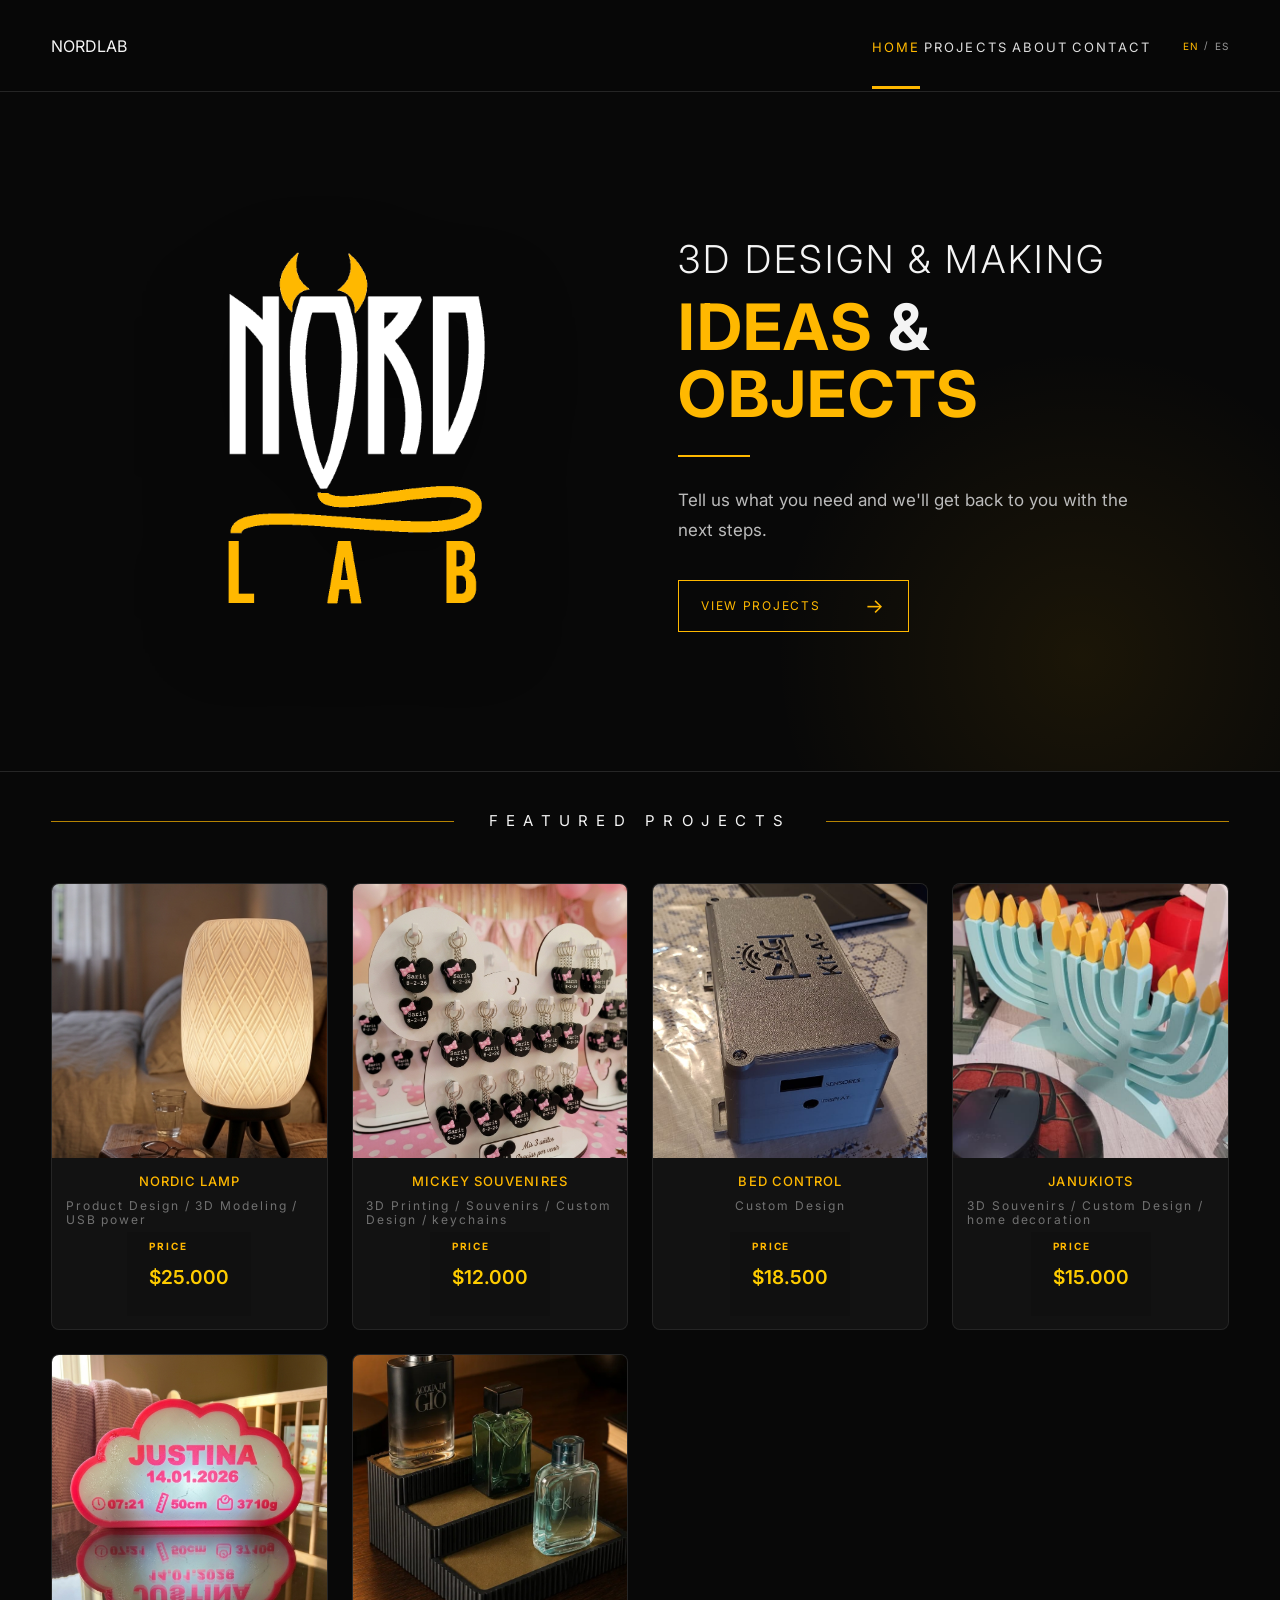
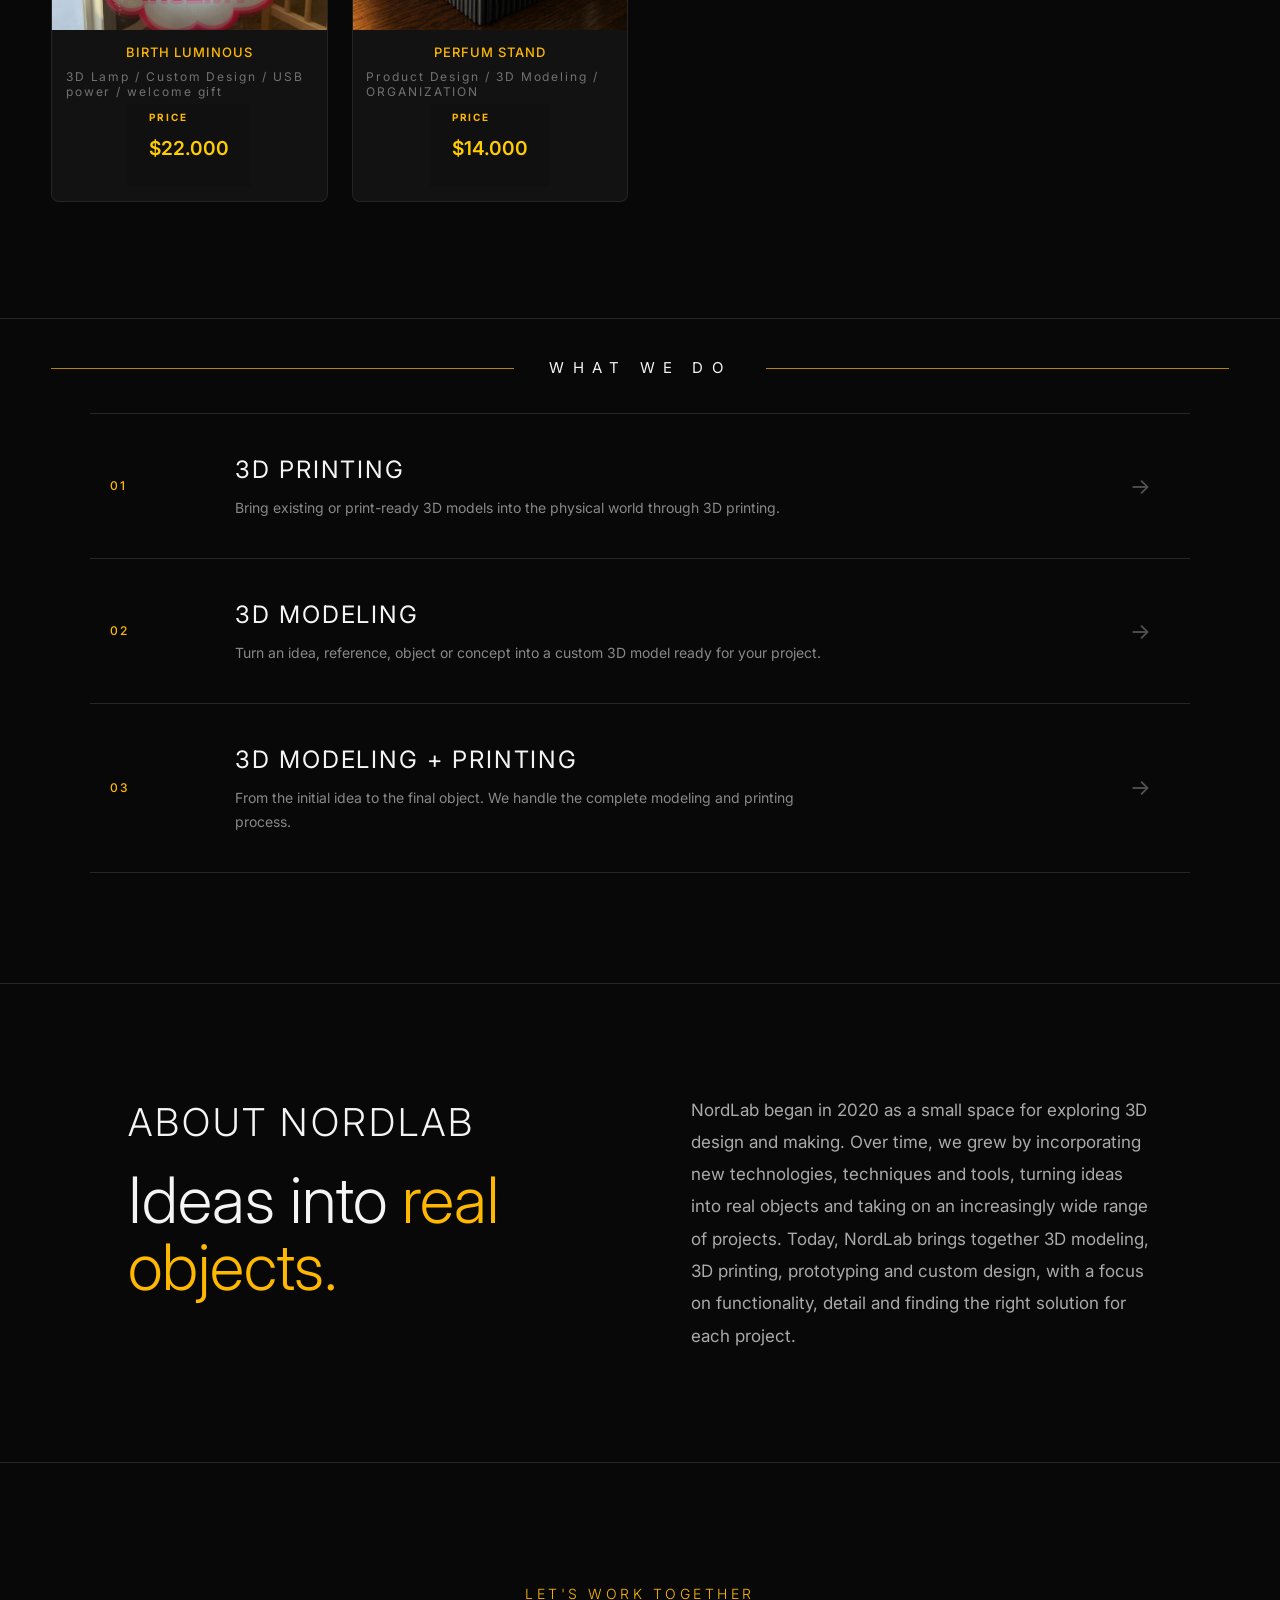
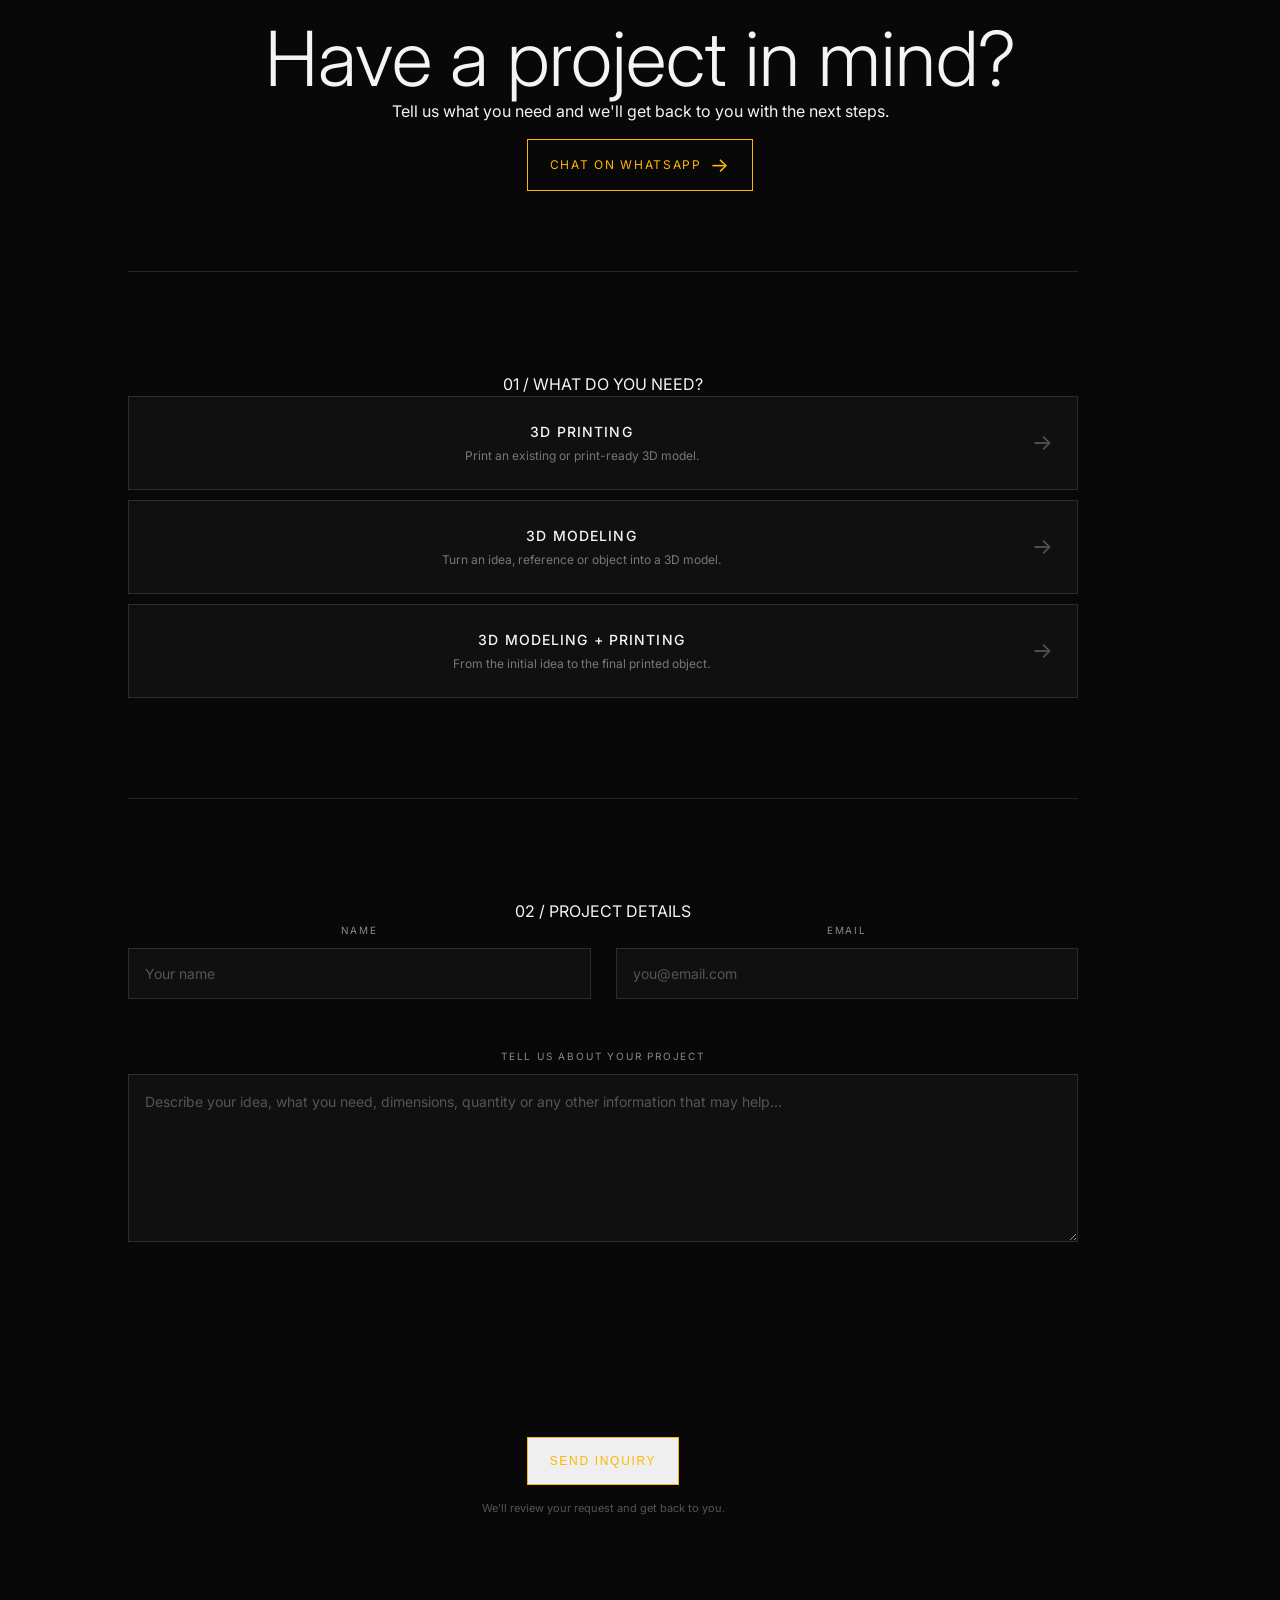
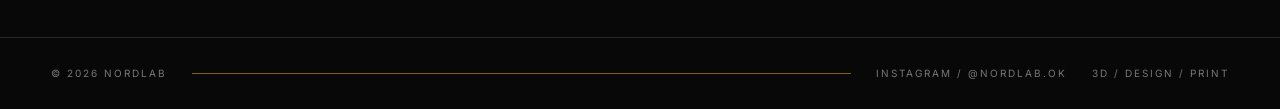
<file: index.html>
<!DOCTYPE html>

<html lang="en">
<head>
  <meta charset="UTF-8">
  <meta name="viewport" content="width=device-width, initial-scale=1.0">
  <meta name="description" content="NordLab — 3D design, modeling, printing and digital projects.">
  <title>NordLab — 3D Design & Projects</title>

  <link rel="preconnect" href="https://fonts.googleapis.com">
  <link rel="preconnect" href="https://fonts.gstatic.com" crossorigin>
  <link href="https://fonts.googleapis.com/css2?family=Inter:wght@300;400;500;600&display=swap" rel="stylesheet">

  <link rel="stylesheet" href="css/style.css">
</head>

<body>

  <header class="site-header">
  <a href="#home" class="brand">NORDLAB</a>

  <div class="header-actions">
    <nav class="main-nav" aria-label="Main navigation">
      <a href="#home" class="nav-link active" data-i18n="nav.home">HOME</a>
      <a href="#projects" class="nav-link" data-i18n="nav.projects">PROJECTS</a>
      <a href="#about" class="nav-link" data-i18n="nav.about">ABOUT</a>
      <a href="#contact" class="nav-link" data-i18n="nav.contact">CONTACT</a>
    </nav>

    <div class="language-switcher" aria-label="Language selector">
      <button
        type="button"
        class="language-button active"
        data-lang="en"
        aria-pressed="true"
      >
        EN
      </button>

      <span>/</span>

      <button
        type="button"
        class="language-button"
        data-lang="es"
        aria-pressed="false"
      >
        ES
      </button>
    </div>
  </div>
</header>

  <main>


<!-- HERO -->
<section class="hero" id="home">

  <div class="hero-logo">
    <img src="assets/images/nordlab-logo.png" alt="NordLab logo">
  </div>

  <div class="hero-content">
    <p class="eyebrow">3D DESIGN &amp; MAKING</p>

    <h1>IDEAS <span>&amp;</span> OBJECTS</h1>

    <div class="yellow-line"></div>

    <p class="hero-text" data-i18n="contact.description">
      Exploring ideas and bringing them to life through
      3D modeling, printing, prototyping and custom design.
    </p>

    <a class="button" href="#projects">
      VIEW PROJECTS <span>→</span>
    </a>
  </div>

  <div class="hero-glow" aria-hidden="true"></div>

</section>


<!-- PROJECTS -->
<section class="projects-section" id="projects">

  <div class="section-title">
    <span></span>
    <h2 data-i18n-html="projects.title">FEATURED PROJECTS</h2>
    <span></span>
  </div>

  <div class="projects-grid" id="projects-grid">
  </div>

</section>

<!-- WHAT WE DO -->

<section class="services-section" id="services">

  <div class="section-title">
    <span></span>
    <h2 data-i18n="services.title">
      WHAT WE DO
    </h2>
    <span></span>
  </div>

  <div class="services-list">


<article
  class="service-item"
  data-service="3D Printing"
  tabindex="0"
>

  <div class="service-number">
    01
  </div>

  <div class="service-content">
    <h3>3D PRINTING</h3>

    <p data-i18n="services.printing.description">
      Bring existing or print-ready 3D models into the physical world
      through 3D printing.
    </p>
  </div>

  <span class="service-arrow">→</span>

</article>


<article
  class="service-item"
  data-service="3D Modeling"
  tabindex="0"
>

  <div class="service-number">
    02
  </div>

  <div class="service-content">
    <h3>3D MODELING</h3>

    <p data-i18n="services.modeling.description">
      Turn an idea, reference, object or concept into a custom 3D model
      ready for your project.
    </p>
  </div>

  <span class="service-arrow">→</span>

</article>


<article
  class="service-item"
  data-service="3D Modeling + Printing"
  tabindex="0"
>

  <div class="service-number">
    03
  </div>

  <div class="service-content">
    <h3>3D MODELING + PRINTING</h3>

    <p data-i18n="services.full.description">
      From the initial idea to the final object. We handle the complete
      modeling and printing process.
    </p>
  </div>

  <span class="service-arrow">→</span>

</article>


  </div>

</section>


<!-- ABOUT -->
<section class="about-section" id="about">

  <div>
    <p class="eyebrow" data-i18n="about.eyebrow">
      ABOUT NORDLAB
    </p>

    <h2 data-i18n-html="about.title">
      Ideas into <span>real objects.</span>
    </h2>
  </div>

  <p data-i18n="about.description">
    NordLab began in 2020 as a small space for exploring 3D design
    and making. Over time, we grew by incorporating new technologies,
    techniques and tools, turning ideas into real objects and taking
    on an increasingly wide range of projects.

    Today, NordLab brings together 3D modeling, 3D printing,
    prototyping and custom design, with a focus on functionality,
    detail and finding the right solution for each project.
  </p>

</section>


<!-- CONTACT / GET IN TOUCH -->

<section class="contact-section" id="contact">

  <div class="contact-header">
    <p class="eyebrow" data-i18n="contact.eyebrow">
      LET'S WORK TOGETHER
    </p>


  <h2 data-i18n="contact.title">
    Have a project in mind?
  </h2>

  <p data-i18n="contact.description">
    Tell us what you need and we'll get back to you with the next steps.
  </p>

  <a 
      href="https://wa.me/5491141694687?text=Hola%21%20Tengo%20una%20consulta%20sobre%20un%20proyecto%20para%20NordLab" 
      target="_blank" 
      rel="noopener noreferrer" 
      class="button whatsapp-button"
      style="margin-top: 1rem; display: inline-flex; align-items: center; gap: 0.5rem;"
    >
      CHAT ON WHATSAPP <span>→</span>
    </a>
  </div>

  <form
  class="contact-form"
  id="contact-form"
  method="POST"
  action="/api/submit"
  enctype="multipart/form-data"
>


<!-- SERVICE -->
<div class="form-section">

  <span data-i18n="form.serviceTitle">
    01 / WHAT DO YOU NEED?
  </span>

  <div class="service-options">

    <label class="service-option">
      <input
        type="radio"
        name="service"
        value="3D Printing"
        required
      >

      <span class="service-option-content">
        <strong>3D PRINTING</strong>
        <small data-i18n-html="about.3dprinting.title">Print an existing or print-ready 3D model.</small>
      </span>

      <span class="service-arrow">→</span>
    </label>


    <label class="service-option">
      <input
        type="radio"
        name="service"
        value="3D Modeling"
      >

      <span class="service-option-content">
        <strong>3D MODELING</strong>
        <small data-i18n-html="about.3dmodeling.title">Turn an idea, reference or object into a 3D model.</small>
      </span>

      <span class="service-arrow">→</span>
    </label>


    <label class="service-option">
      <input
        type="radio"
        name="service"
        value="3D Modeling + Printing"
      >

      <span class="service-option-content">
        <strong>3D MODELING + PRINTING</strong>
        <small data-i18n-html="about.3dmodelingprinting.title">From the initial idea to the final printed object.</small>
      </span>

      <span class="service-arrow">→</span>
    </label>

  </div>

</div>


<!-- PROJECT DETAILS -->
<div class="form-section">

  <span data-i18n="form.detailsTitle">
    02 / PROJECT DETAILS
  </span>

  <div class="form-grid">

    <div class="form-field">
      <label for="name" data-i18n="form.name">
        NAME
      </label>

      <input
        type="text"
        id="name"
        name="name"
        placeholder="Your name"
        data-i18n-placeholder="form.namePlaceholder"
        required
      >
    </div>


    <div class="form-field">
      <label for="email" data-i18n="form.email">
        EMAIL
      </label>
      <input
        type="email"
        id="email"
        name="email"
        placeholder="you@email.com"
        required
      >
    </div>

  </div>


  <div class="form-field">
    <label for="project-description" data-i18n="form.description">
      TELL US ABOUT YOUR PROJECT
    </label>

    <textarea
      id="project-description"
      name="project-description"
      rows="6"
      placeholder="Describe your idea, what you need, dimensions, quantity or anything else that might help..."
      data-i18n-placeholder="form.descriptionPlaceholder"
      required
    ></textarea>
  </div>


  <div
  class="form-field file-upload-field"
  id="file-upload-field"
  hidden
>
  <label for="project-file">
    <span data-i18n="form.upload">
      UPLOAD 3D MODEL
    </span>

    <span class="optional" data-i18n="form.optional">
      OPTIONAL
    </span>
  </label>

  <input
    type="file"
    id="project-file"
    name="project-file"
    accept=".stl,.3mf"
  >

  <small class="file-help">
    Accepted files: .STL / .3MF
  </small>
</div>

  <!-- FILE UPLOAD -->

  <div
    class="form-field file-upload-field"
    id="file-upload-field"
    hidden
  >

    <label for="project-file">
      UPLOAD 3D MODEL
      <span class="optional">OPTIONAL</span>
    </label>

  <input
  type="file"
  id="project-file"
  name="project-file"
  accept=".stl,.3mf"

  >

    <small class="file-help">
      Accepted files: .STL / .3MF
    </small>

  </div>
</div>


<!-- SUBMIT -->
<div class="form-submit">

 <button type="submit" class="button" data-i18n="form.submit">
    SEND INQUIRY
  </button>

  <p class="form-note" data-i18n="form.note">
    We'll review your request and get back to you.
  </p>

</div>

<input
  type="hidden"
  name="language"
  id="language"
  value="en"
>

  </form>

</section>


  </main>

  <!-- FOOTER -->

  <footer class="site-footer">


<p>© <span id="year"></span> NORDLAB</p>

<div class="footer-line"></div>

<a
  class="footer-instagram"
  href="https://www.instagram.com/nordlab.ok"
  target="_blank"
  rel="noopener noreferrer"
>
  INSTAGRAM / @NORDLAB.OK
</a>

<p>3D / DESIGN / PRINT</p>


  </footer>

  <script src="js/projects-data.js"></script>
  <script src="js/main.js"></script>

</body>
</html>
</file>
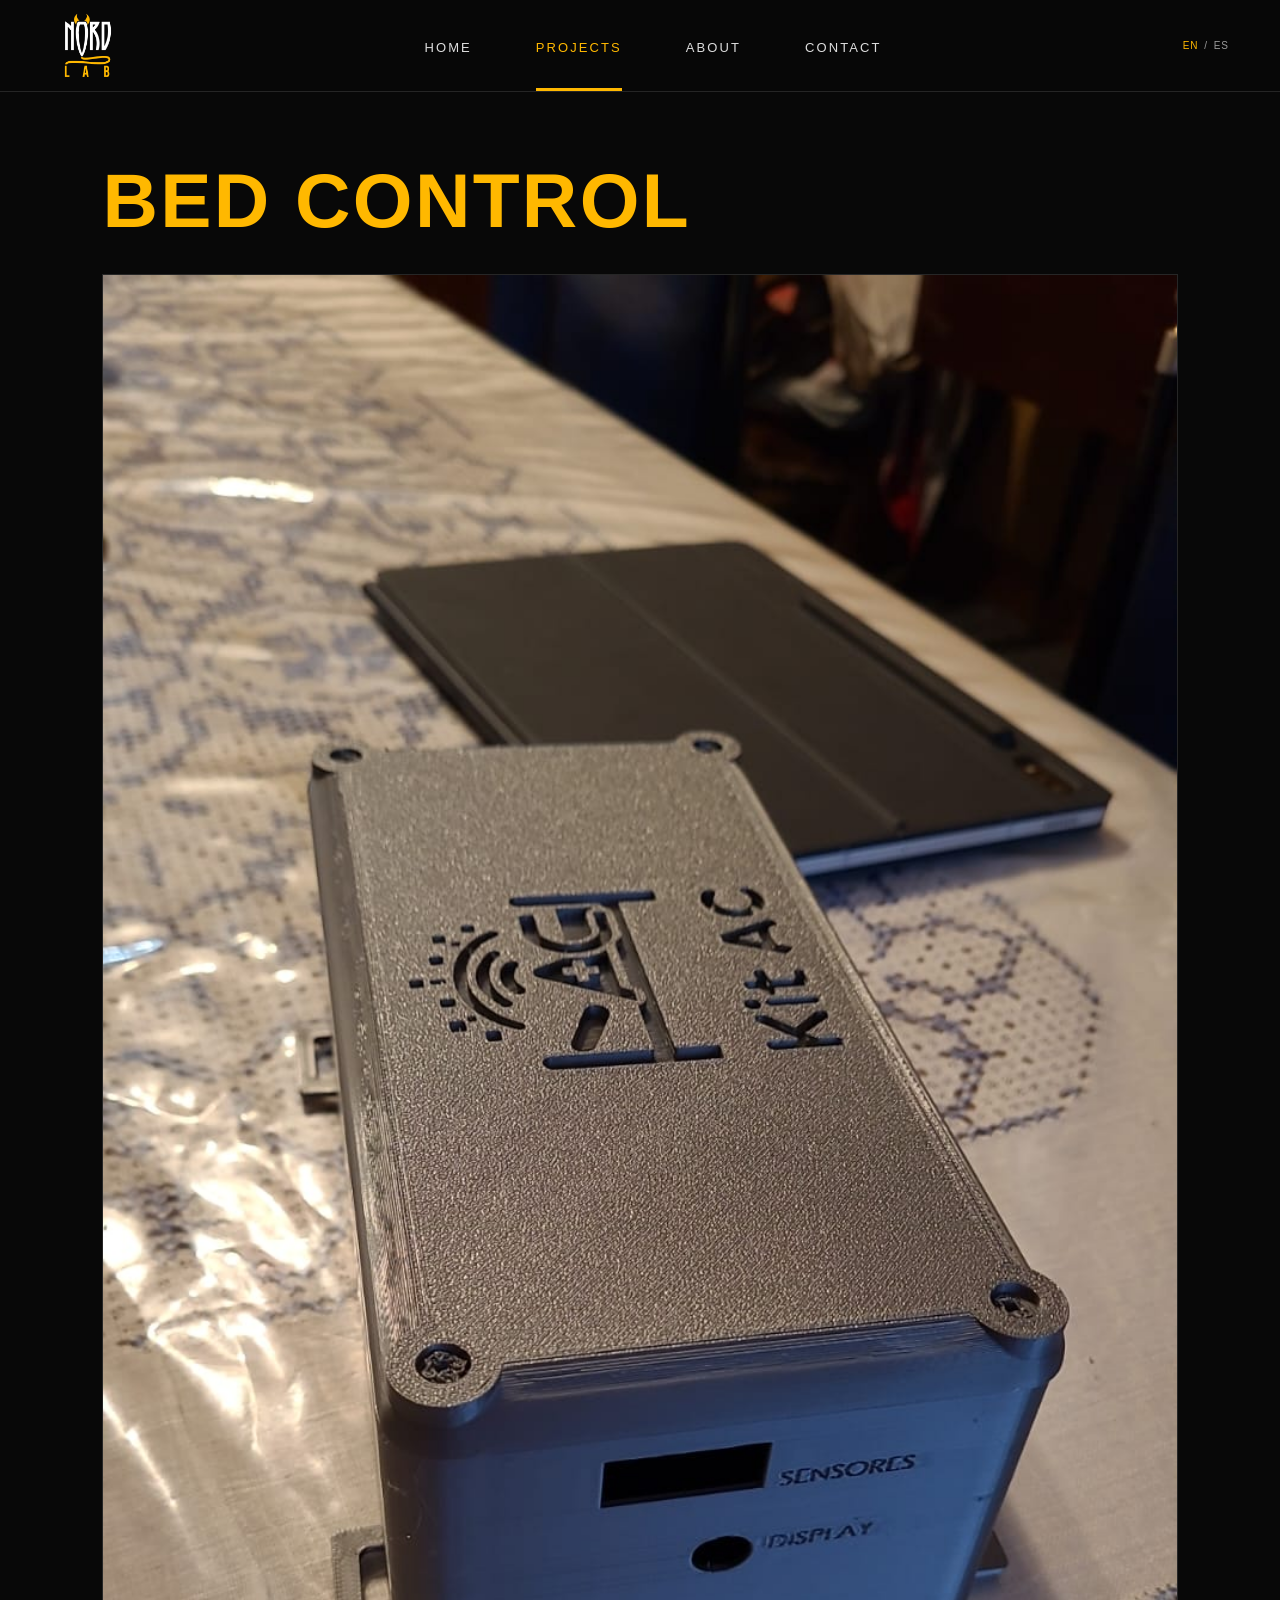
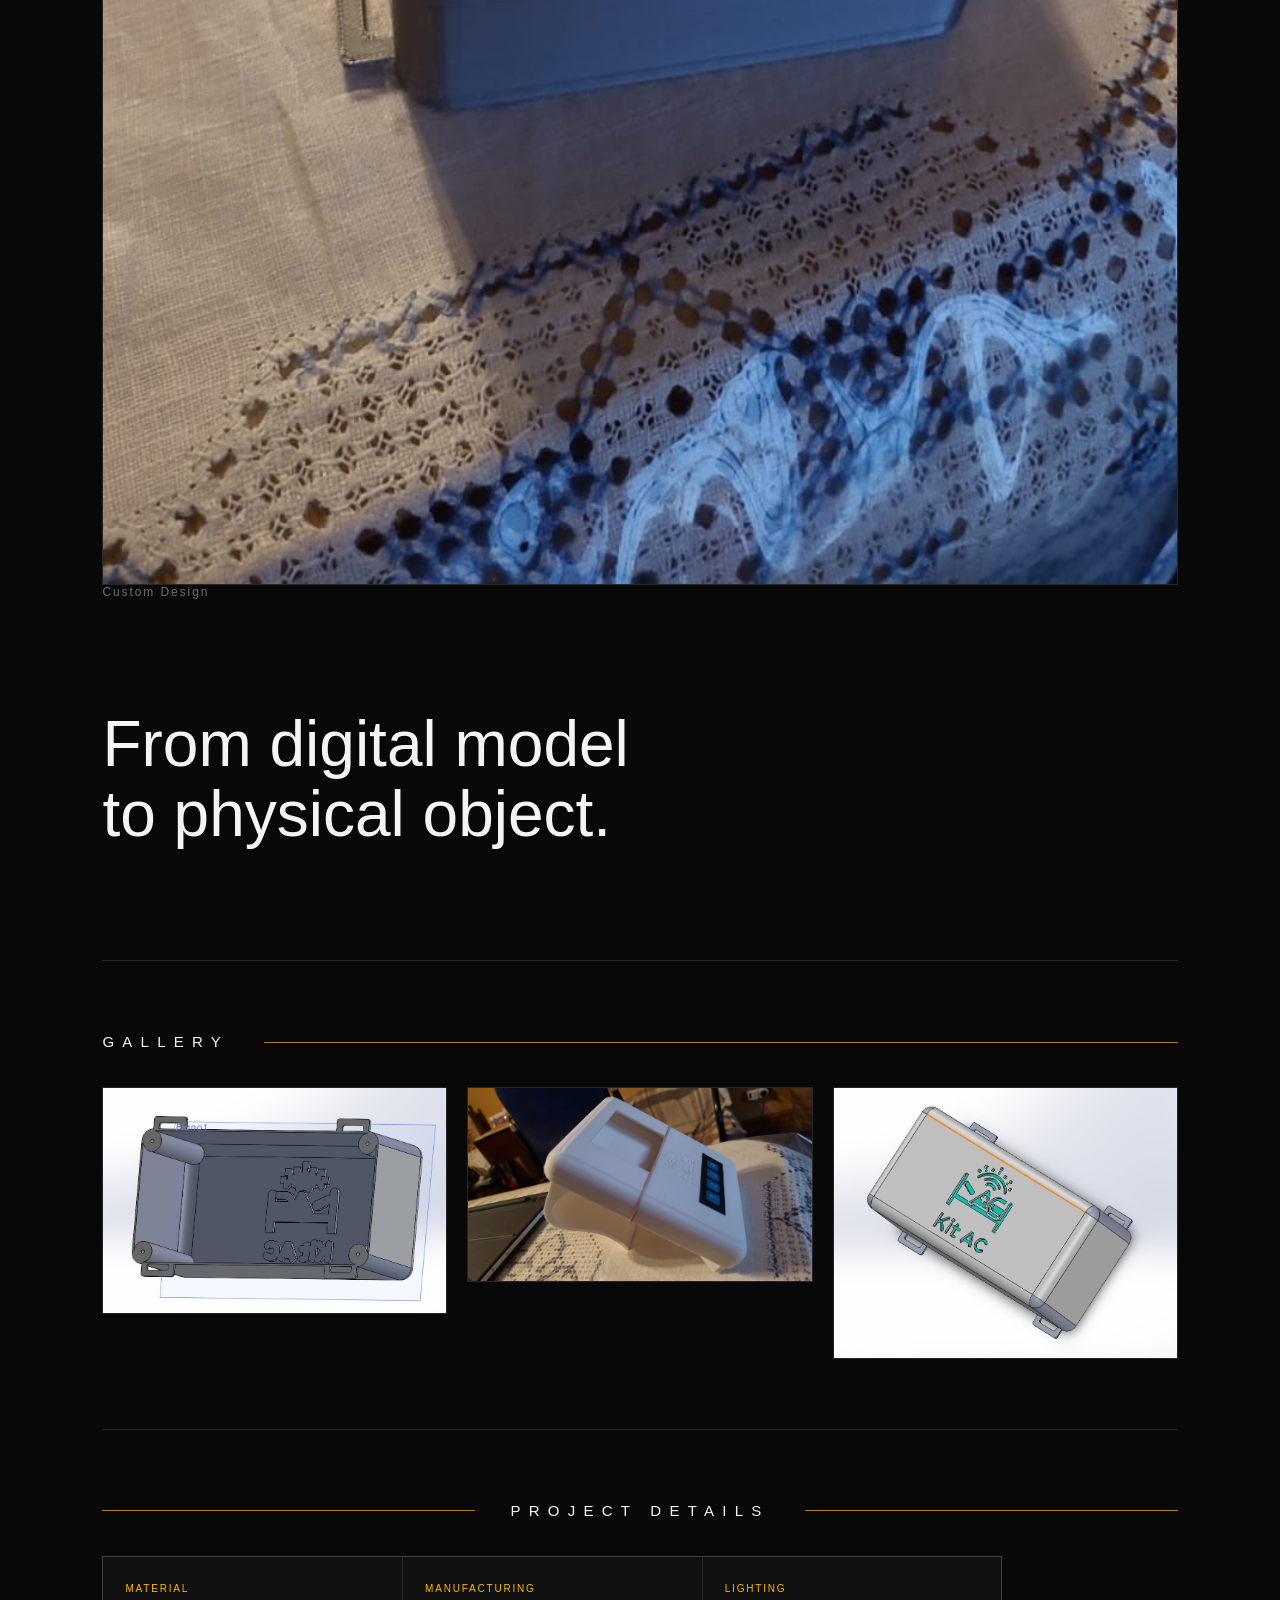
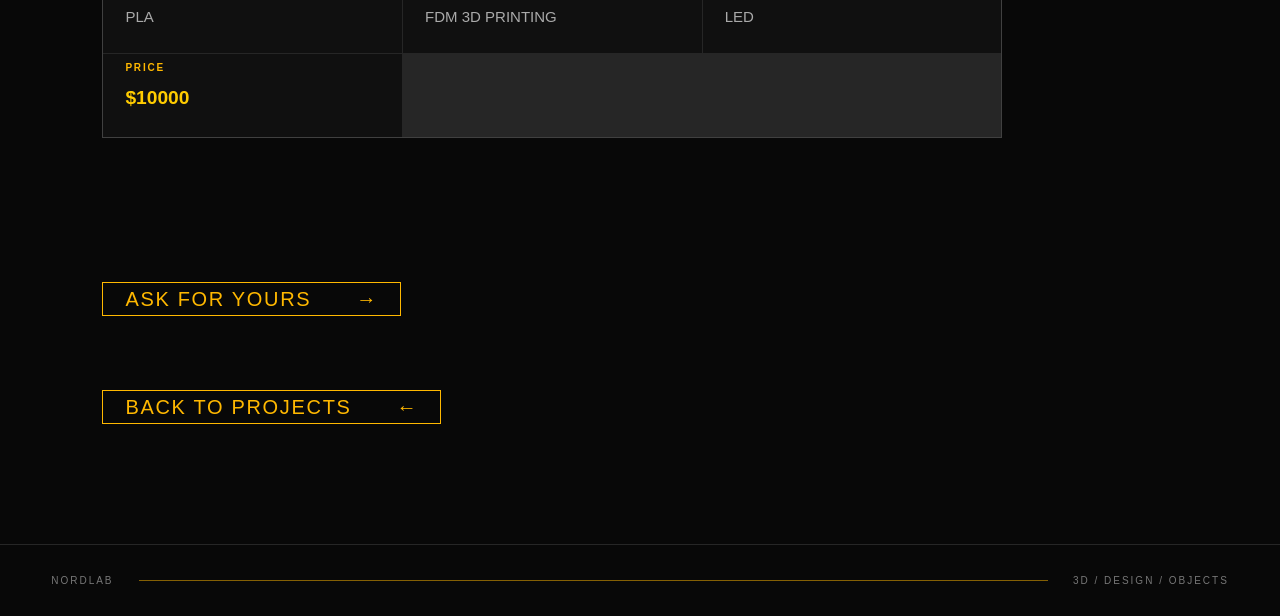
<file: projects/bed-control.html>
<!DOCTYPE html>
<html lang="en">

<head>
    <meta charset="UTF-8">
    <meta name="viewport" content="width=device-width, initial-scale=1.0">

    <title>bed control — NordLab</title>

    <link rel="stylesheet" href="../css/style.css">
</head>

<body>

    <!-- HEADER -->
    <header class="site-header">

        <a href="../index.html" class="brand">
            <img
                src="../assets/images/nordlab-logo.png"
                alt="NordLab"
            >
        </a>

        <nav class="nav">
            <a href="../index.html" class="nav-link" data-i18n="nav.home">
                HOME
            </a>

            <a href="../index.html#projects" class="nav-link active" data-i18n="nav.projects">
                PROJECTS
            </a>

            <a href="../index.html#about" class="nav-link" data-i18n="nav.about">
                ABOUT
            </a>

            <a href="../index.html#contact" class="nav-link" data-i18n="nav.contact">
                CONTACT
            </a>
        </nav>

        <div class="language-switcher" aria-label="Language selector">

        <button
            type="button"
            class="language-button active"
            data-lang="en"
            aria-pressed="true"
        >
            EN
        </button>

        <span>/</span>

        <button
            type="button"
            class="language-button"
            data-lang="es"
            aria-pressed="false"
        >
            ES
        </button>

        </div>

    </header>


    <!-- PROJECT -->
    <main class="project-page">

        <!-- PROJECT HEADER -->
        <section class="project-header">

            <h1 data-i18n="project.title.bedcontrol">
                BED CONTROL
            </h1>

            <div class="project-hero">
                <img
                    src="../assets/images/projects/bed-control/cover.jpg"
                    alt="Bed Control"
                >
            </div>

            <p class="project-category" data-i18n="projects.bed.category">
                Custom Design
            </p>

        </section>


        <!-- DESCRIPTION -->
        <section class="project-description">

            <h2 data-i18n-html="project.description">
                From digital model<br>
                to physical object.
            </h2>

        </section>


        <!-- GALLERY -->
        <section class="project-gallery">

            <div class="section-title">
                <h2 data-i18n="gallery.title">
                    GALLERY
                </h2>
                <span></span>
            </div>

            <div class="gallery-grid">

                <img
                    src="../assets/images/projects/bed-control/photo-01.jpg"
                    alt="Bed Control"
                >

                <img
                    src="../assets/images/projects/bed-control/photo-02.jpg"
                    alt="Bed Control"
                >

                <img
                    src="../assets/images/projects/bed-control/photo-03.jpg"
                    alt="Bed Control"
                >

            </div>

        </section>


        <!-- TOOLS -->
     
        <section class="project-details">

            <div class="section-title">
                <span></span>
                <h2 data-i18n="project.details.title">PROJECT DETAILS</h2>
                <span></span>
            </div>

            <div class="project-details-grid">

                <div class="project-detail">
                <span class="project-detail-label">MATERIAL</span>
                <span class="project-detail-value">PLA</span>
                </div>

                <div class="project-detail">
                <span class="project-detail-label">MANUFACTURING</span>
                <span class="project-detail-value">FDM 3D PRINTING</span>
                </div>

                <div class="project-detail">
                <span class="project-detail-label">LIGHTING</span>
                <span class="project-detail-value">LED</span>
                </div>

                <div class="project-detail project-price">
                    <span class="project-detail-label" data-i18n="project.price.label">PRICE</span>
                    <span class="project-detail-value price-value">$10000</span>
                </div>

            </div>

            </section>


        <!-- ASK FOR YOURS -->
        <section class="project-back">

            <a href="../index.html#contact" class="button" data-i18n="ask">
                <span data-i18n="ask">
                    ASK FOR YOURS
                </span>
                <span>→</span>
            </a>

        </section>

        <!-- BACK TO PROJECTS -->
        <section class="project-back">

            <a href="../index.html#projects" class="button" data-i18n="back.to.projects">
                <span data-i18n="back">
                    BACK TO PROJECTS
                </span>
                <span>←</span>
            </a>

        </section>
        

    </main>


    <!-- FOOTER -->
    <footer class="site-footer">

        <span>NORDLAB</span>

        <div class="footer-line"></div>

        <span>3D / DESIGN / OBJECTS</span>

    </footer>

    <script src="../js/project-language.js"></script>

</body>

</html>
</file>
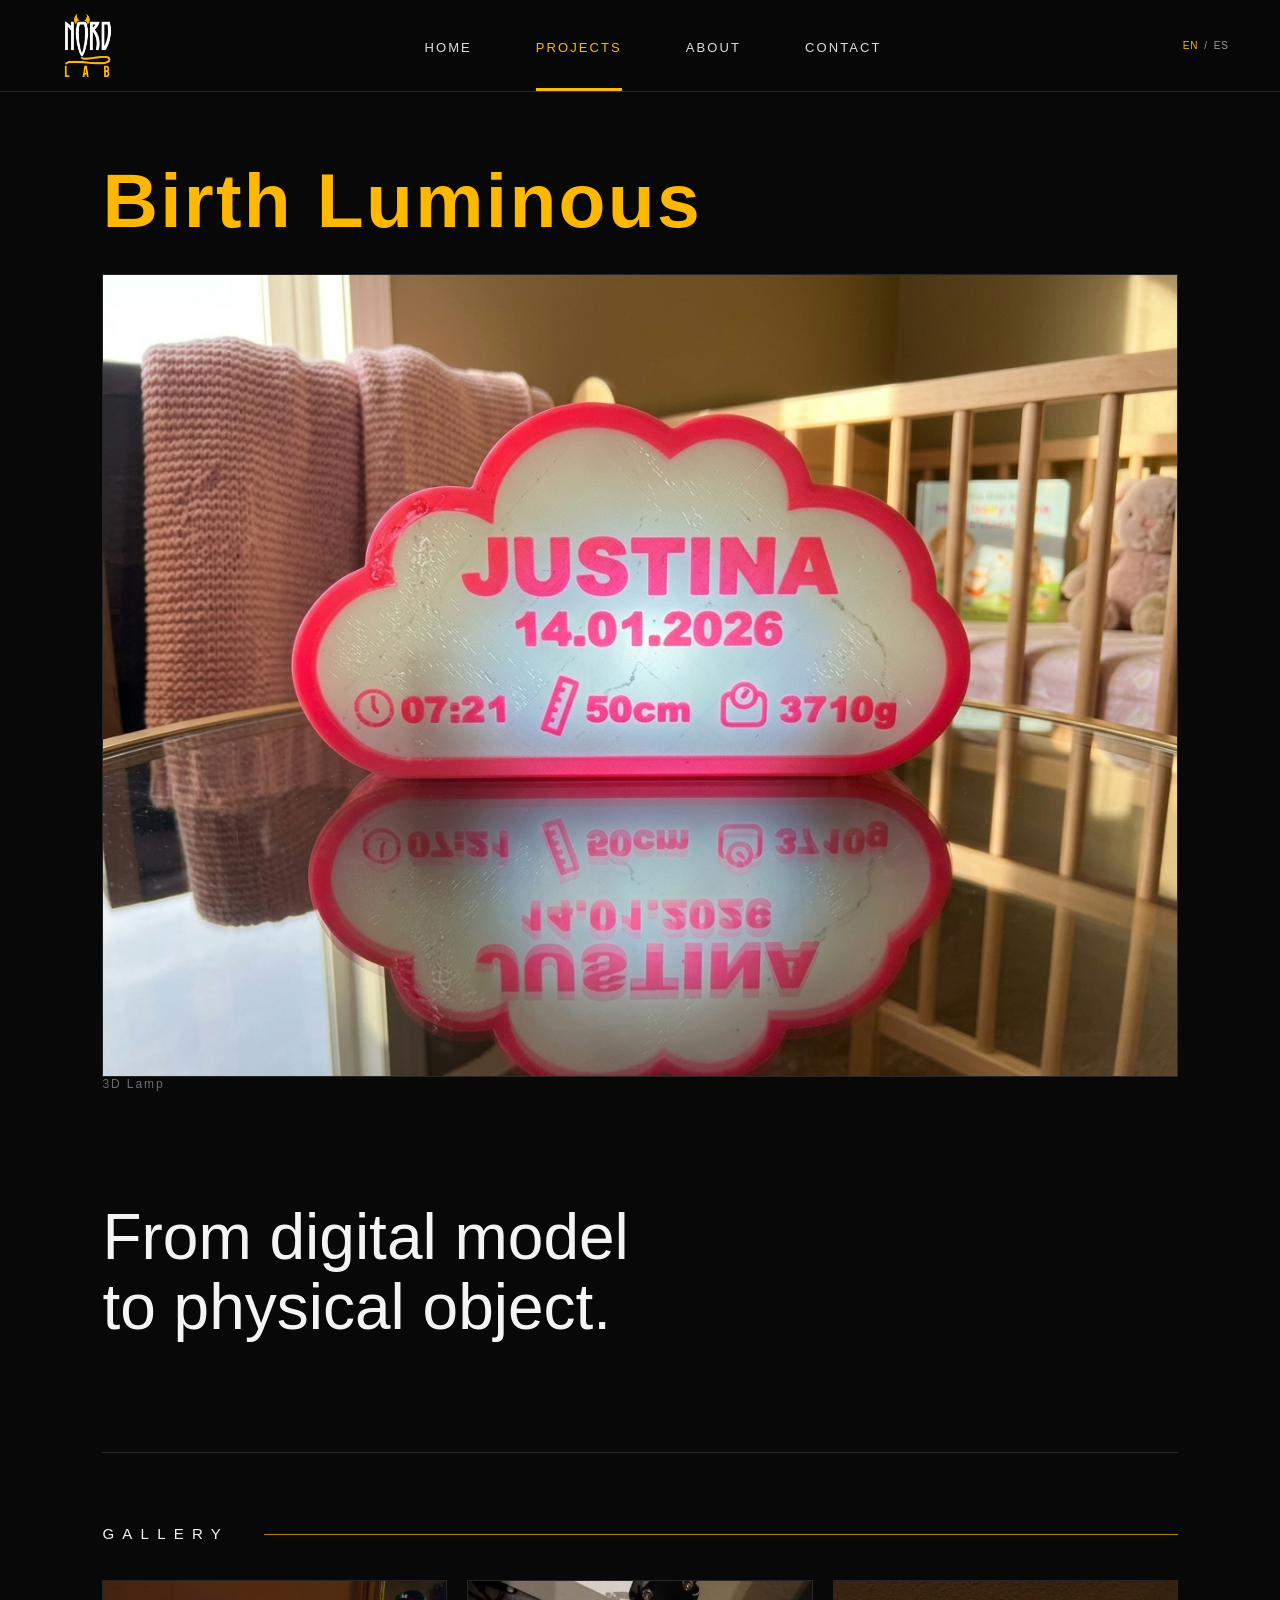
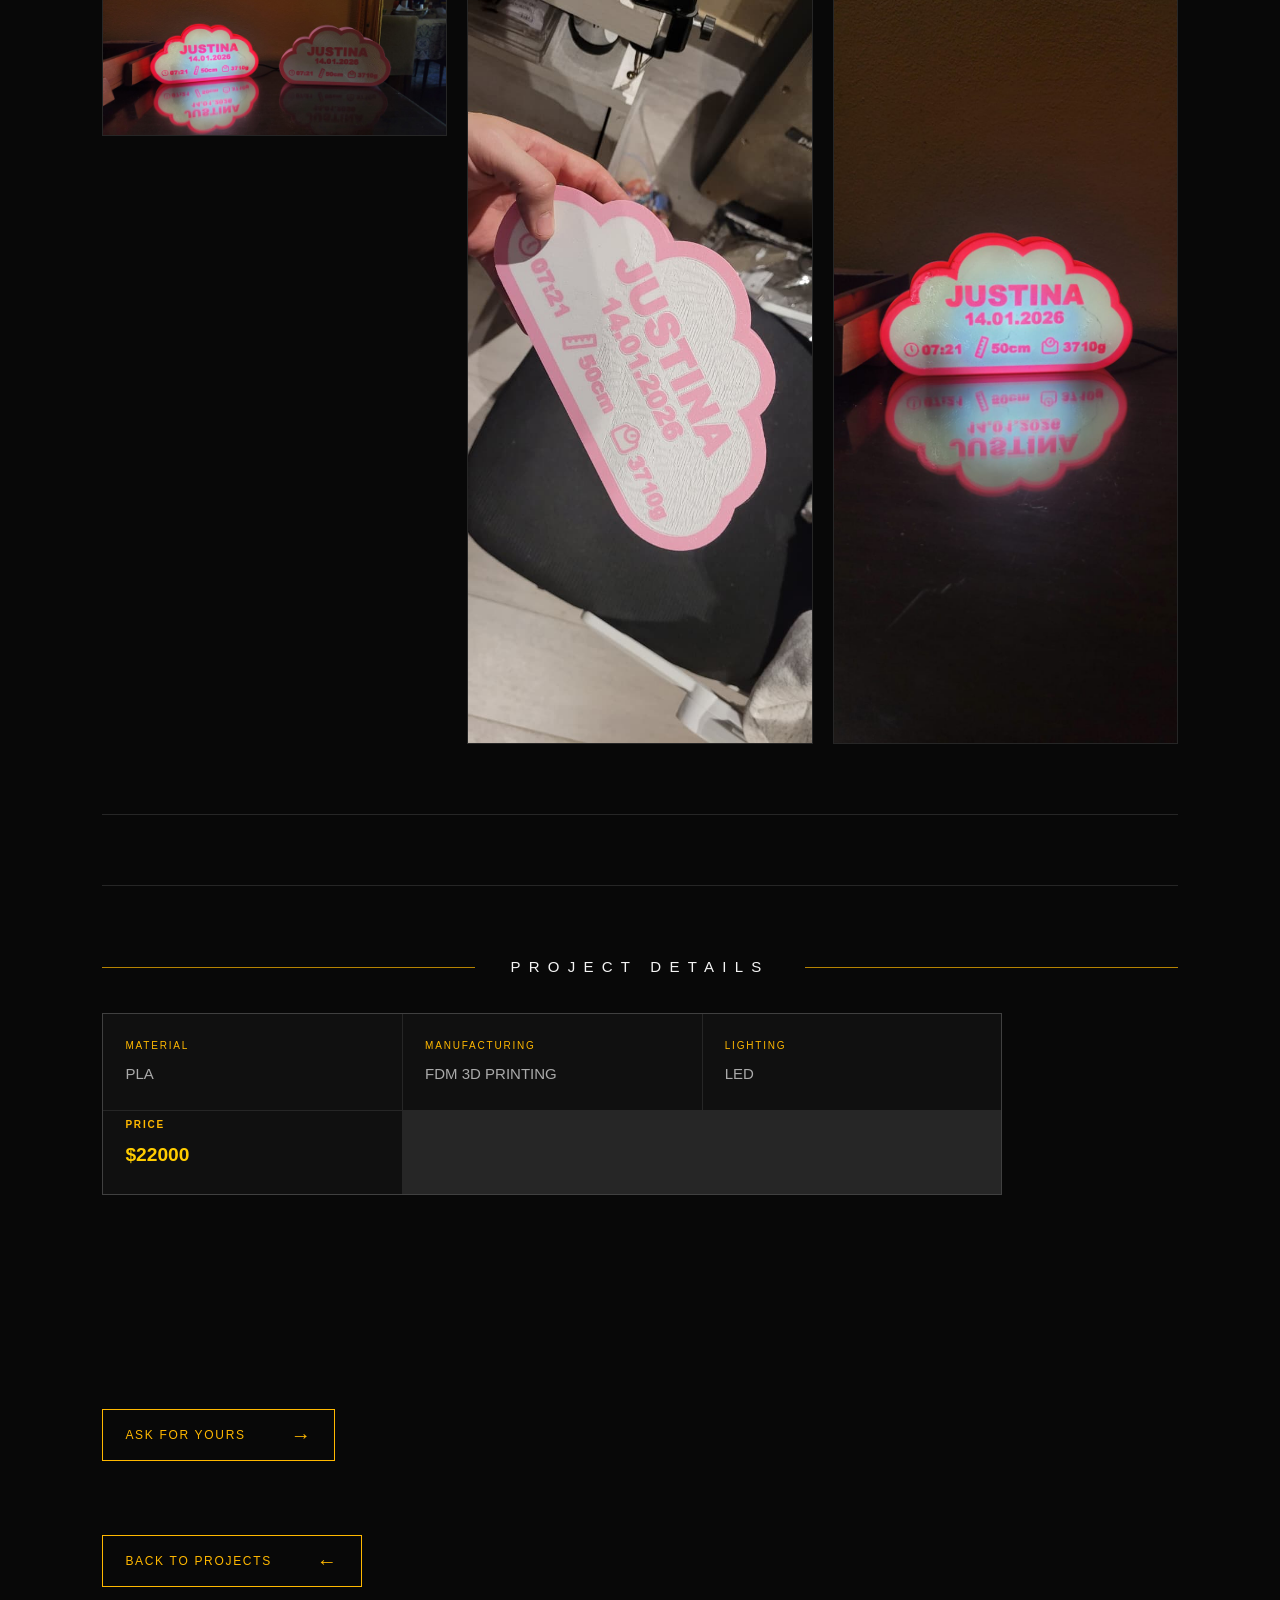
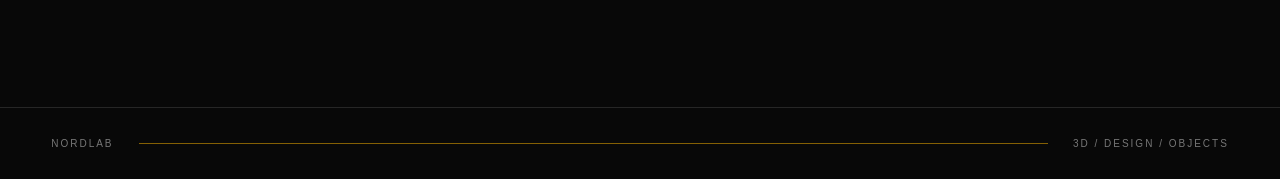
<file: projects/birth-luminous.html>
<!DOCTYPE html>
<html lang="en">

<head>
    <meta charset="UTF-8">
    <meta name="viewport" content="width=device-width, initial-scale=1.0">

    <title>Birth Luminous — NordLab</title>

    <link rel="stylesheet" href="../css/style.css">
</head>

<body>

    <!-- HEADER -->
    <header class="site-header">

        <a href="../index.html" class="brand">
            <img
                src="../assets/images/nordlab-logo.png"
                alt="NordLab"
            >
        </a>

        <nav class="nav">
            <a href="../index.html" class="nav-link" data-i18n="nav.home">
                HOME
            </a>

            <a href="../index.html#projects" class="nav-link active" data-i18n="nav.projects">
                PROJECTS
            </a>

            <a href="../index.html#about" class="nav-link" data-i18n="nav.about">
                ABOUT
            </a>

            <a href="../index.html#contact" class="nav-link" data-i18n="nav.contact">
                CONTACT
            </a>
        </nav>

        <div class="language-switcher" aria-label="Language selector">

        <button
            type="button"
            class="language-button active"
            data-lang="en"
            aria-pressed="true"
        >
            EN
        </button>

        <span>/</span>

        <button
            type="button"
            class="language-button"
            data-lang="es"
            aria-pressed="false"
        >
            ES
        </button>

        </div>
    </header>


    <!-- PROJECT -->
    <main class="project-page">

        <!-- PROJECT HEADER -->
        <section class="project-header">

            <h1 data-i18n="project.title.birth">Birth Luminous</h1>

            <div class="project-hero">
                <img
                    src="../assets/images/projects/birth-luminous/cover.jpg"
                    alt="Birth Luminous"
                >
            </div>

            <p class="project-category" data-i18n="projects.birth.category">
            3D Lamp
            </p>

        </section>


        <!-- DESCRIPTION -->
        <section class="project-description">

            <h2 data-i18n-html="project.description">
                From digital model<br>
                to physical object.
            </h2>

        </section>


        <!-- GALLERY -->
        <section class="project-gallery">

            <div class="section-title">
                <h2 data-i18n="gallery.title">GALLERY</h2>
                <span></span>
            </div>

            <div class="gallery-grid">

                <img
                    src="../assets/images/projects/birth-luminous/photo-01.jpg"
                    alt="Birth Luminous"
                >

                <img
                    src="../assets/images/projects/birth-luminous/photo-02.jpg"
                    alt="Birth Luminous"
                >

                <img
                    src="../assets/images/projects/birth-luminous/photo-03.jpg"
                    alt="Birth Luminous"
                >

            </div>

        </section>


        <!-- TOOLS -->
        <section class="project-details">

            <section class="project-details">

                <div class="section-title">
                    <span></span>
                    <h2 data-i18n="project.details.title">PROJECT DETAILS</h2>
                    <span></span>
                </div>

                <div class="project-details-grid">

                    <div class="project-detail">
                    <span class="project-detail-label">MATERIAL</span>
                    <span class="project-detail-value">PLA</span>
                    </div>

                    <div class="project-detail">
                    <span class="project-detail-label">MANUFACTURING</span>
                    <span class="project-detail-value">FDM 3D PRINTING</span>
                    </div>

                    <div class="project-detail">
                    <span class="project-detail-label">LIGHTING</span>
                    <span class="project-detail-value">LED</span>
                    </div>
                    
                    <div class="project-detail project-price">
                        <span class="project-detail-label" data-i18n="project.price.label">PRICE</span>
                        <span class="project-detail-value price-value">$22000</span>
                    </div>
                </div>

                </section>

        </section>

        <!-- ASK FOR YOURS -->
        <section class="project-back">

            <a href="../index.html#contact" class="button" data-i18n="ask">
                ASK FOR YOURS
                <span>→</span>
            </a>

        </section>

        <!-- BACK TO PROJECTS -->
        <section class="project-back">

            <a href="../index.html#projects" class="button" data-i18n="back.to.projects">
                BACK TO PROJECTS
                <span>←</span>
            </a>

        </section>
        

    </main>


    <!-- FOOTER -->
    <footer class="site-footer">

        <span>NORDLAB</span>

        <div class="footer-line"></div>

        <span>3D / DESIGN / OBJECTS</span>

    </footer>

    <script src="../js/project-language.js"></script>

</body>

</html>
</file>
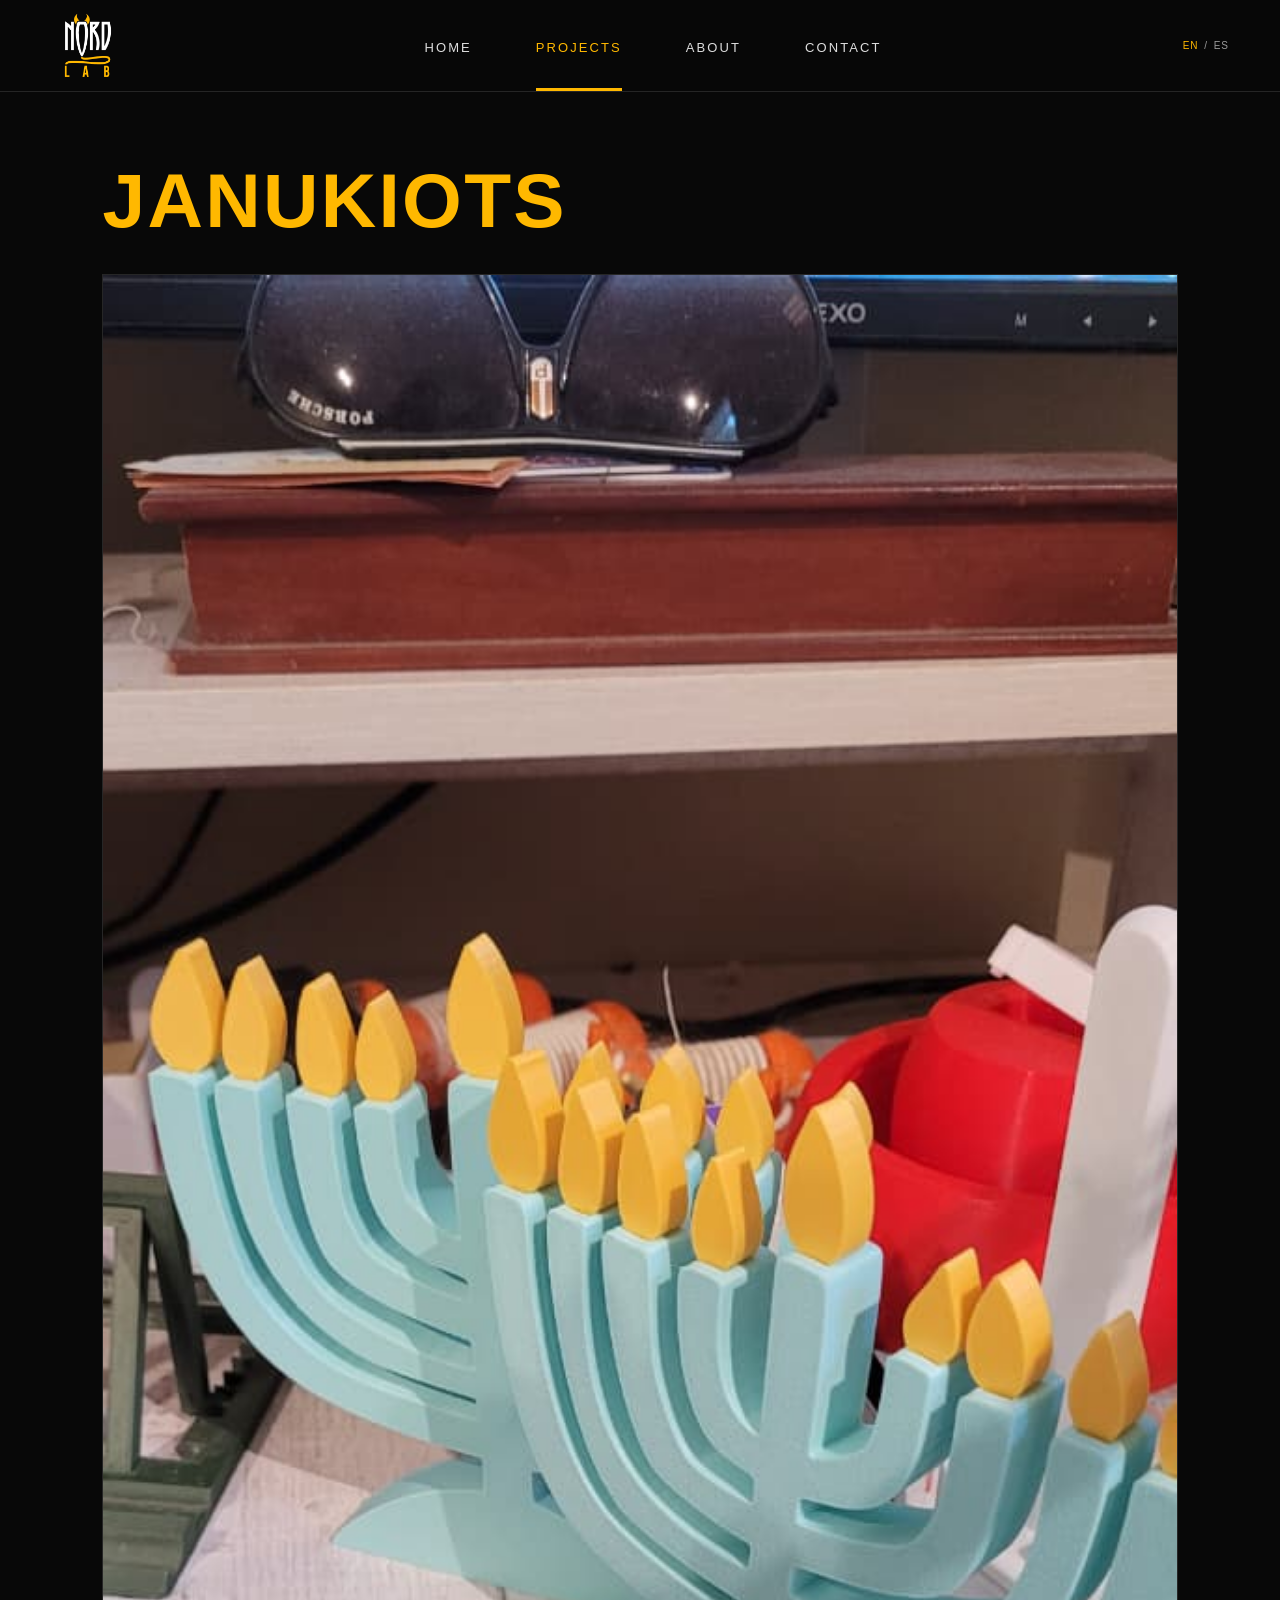
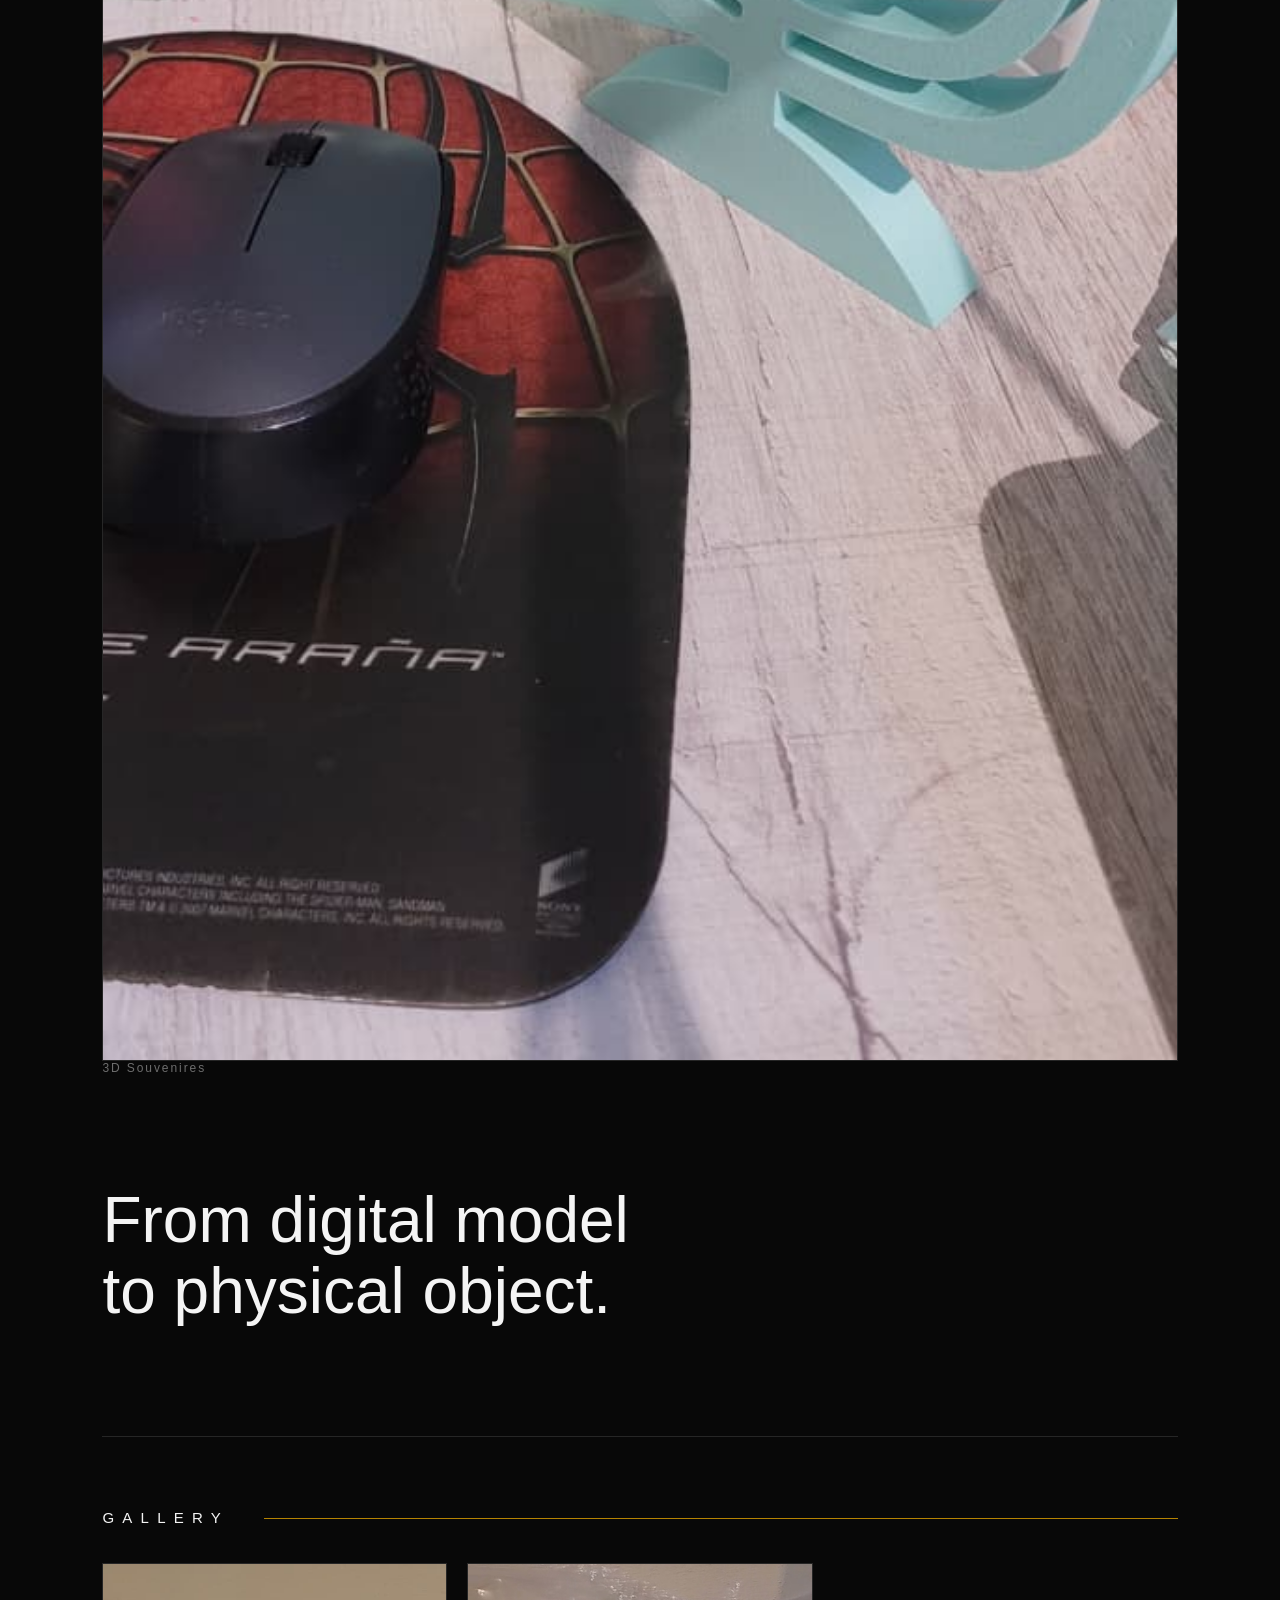
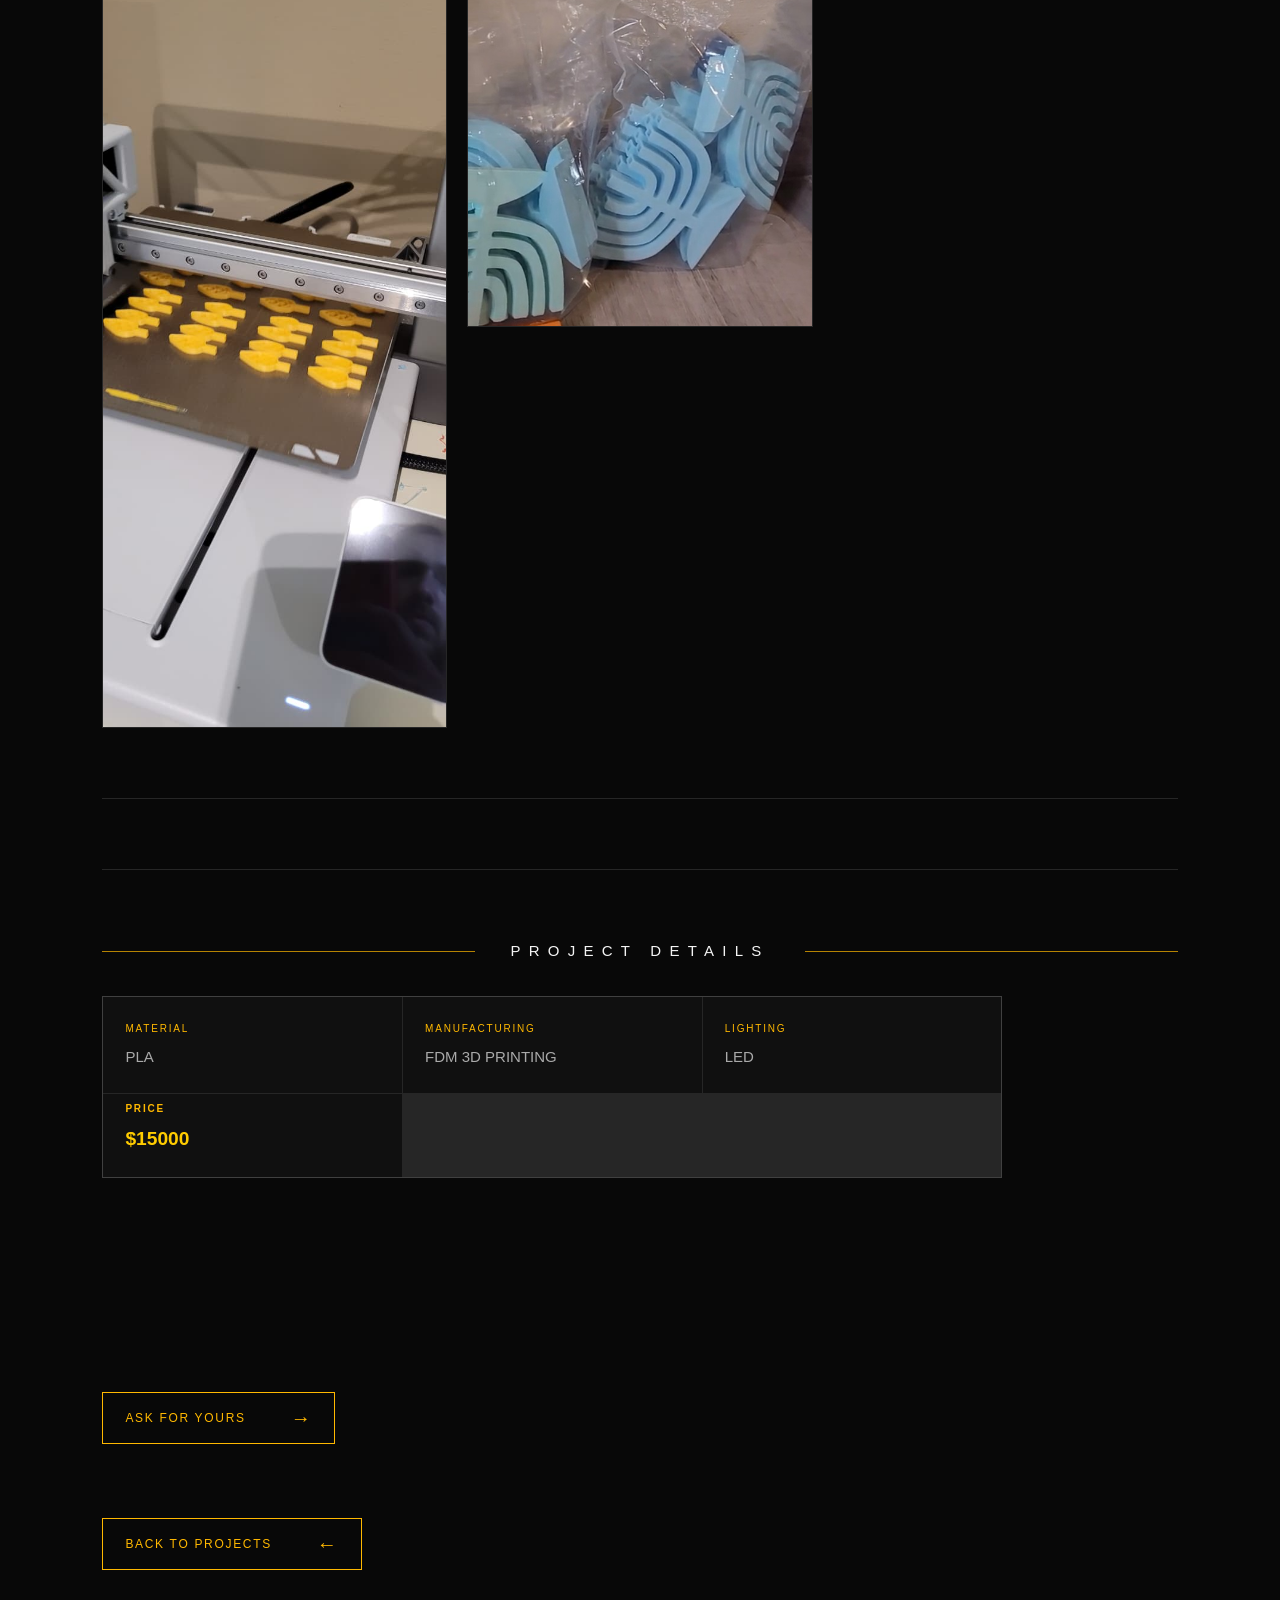
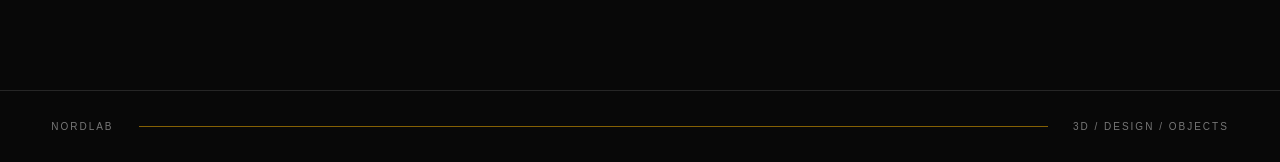
<file: projects/janukiots.html>
<!DOCTYPE html>
<html lang="en">

<head>
    <meta charset="UTF-8">
    <meta name="viewport" content="width=device-width, initial-scale=1.0">

    <title>Janukiots — NordLab</title>

    <link rel="stylesheet" href="../css/style.css">
</head>

<body>

    <!-- HEADER -->
    <header class="site-header">

        <a href="../index.html" class="brand">
            <img
                src="../assets/images/nordlab-logo.png"
                alt="NordLab"
            >
        </a>

        <nav class="nav">
            <a href="../index.html" class="nav-link" data-i18n="nav.home">
                HOME
            </a>

            <a href="../index.html#projects" class="nav-link active" data-i18n="nav.projects">
                PROJECTS
            </a>

            <a href="../index.html#about" class="nav-link" data-i18n="nav.about">
                ABOUT
            </a>

            <a href="../index.html#contact" class="nav-link" data-i18n="nav.contact">
                CONTACT
            </a>
        </nav>

        <div class="language-switcher" aria-label="Language selector">

        <button
            type="button"
            class="language-button active"
            data-lang="en"
            aria-pressed="true"
        >
            EN
        </button>

        <span>/</span>

        <button
            type="button"
            class="language-button"
            data-lang="es"
            aria-pressed="false"
        >
            ES
        </button>

        </div>
    </header>


    <!-- PROJECT -->
    <main class="project-page">

        <!-- PROJECT HEADER -->
        <section class="project-header">

            <h1 data-i18n="project.title.janukiots">
                JANUKIOTS
            </h1>

            <div class="project-hero">
                <img
                    src="../assets/images/projects/janukiots/cover.jpg"
                    alt="Janukiots"
                >
            </div>

            <p class="project-category" data-i18n="projects.janukiots.category">
            3D Souvenires
            </p>

        </section>


        <!-- DESCRIPTION -->
        <section class="project-description">

            <h2 data-i18n-html="project.description">
                From digital model<br>
                to physical object.
            </h2>

        </section>


        <!-- GALLERY -->
        <section class="project-gallery">

            <div class="section-title">
                <h2 data-i18n="gallery.title">GALLERY</h2>
                <span></span>
            </div>

            <div class="gallery-grid">

                <img
                    src="../assets/images/projects/janukiots/photo-01.jpg"
                    alt="Janukiots"
                >

                <img
                    src="../assets/images/projects/janukiots/photo-02.jpg"
                    alt="Janukiots"
                >

                

            </div>

        </section>


        <!-- TOOLS -->
        <section class="project-details">

            <section class="project-details">

                <div class="section-title">
                    <span></span>
                    <h2 data-i18n="project.details.title">PROJECT DETAILS</h2>
                    <span></span>
                </div>

                <div class="project-details-grid">

                    <div class="project-detail">
                    <span class="project-detail-label">MATERIAL</span>
                    <span class="project-detail-value">PLA</span>
                    </div>

                    <div class="project-detail">
                    <span class="project-detail-label">MANUFACTURING</span>
                    <span class="project-detail-value">FDM 3D PRINTING</span>
                    </div>

                    <div class="project-detail">
                    <span class="project-detail-label">LIGHTING</span>
                    <span class="project-detail-value">LED</span>
                    </div>

                    <div class="project-detail project-price">
                        <span class="project-detail-label" data-i18n="project.price.label">PRICE</span>
                        <span class="project-detail-value price-value">$15000</span>
                    </div>

                </div>

                </section>

        </section>

        <!-- ASK FOR YOURS -->
        <section class="project-back">

            <a href="../index.html#contact" class="button" data-i18n="ask">
                ASK FOR YOURS
                <span>→</span>
            </a>

        </section>

        <!-- BACK TO PROJECTS -->
        <section class="project-back">

            <a href="../index.html#projects" class="button" data-i18n="back.to.projects">
                BACK TO PROJECTS
                <span>←</span>
            </a>

        </section>
        

    </main>


    <!-- FOOTER -->
    <footer class="site-footer">

        <span>NORDLAB</span>

        <div class="footer-line"></div>

        <span>3D / DESIGN / OBJECTS</span>

    </footer>
    <script src="../js/project-language.js"></script>

</body>

</html>
</file>
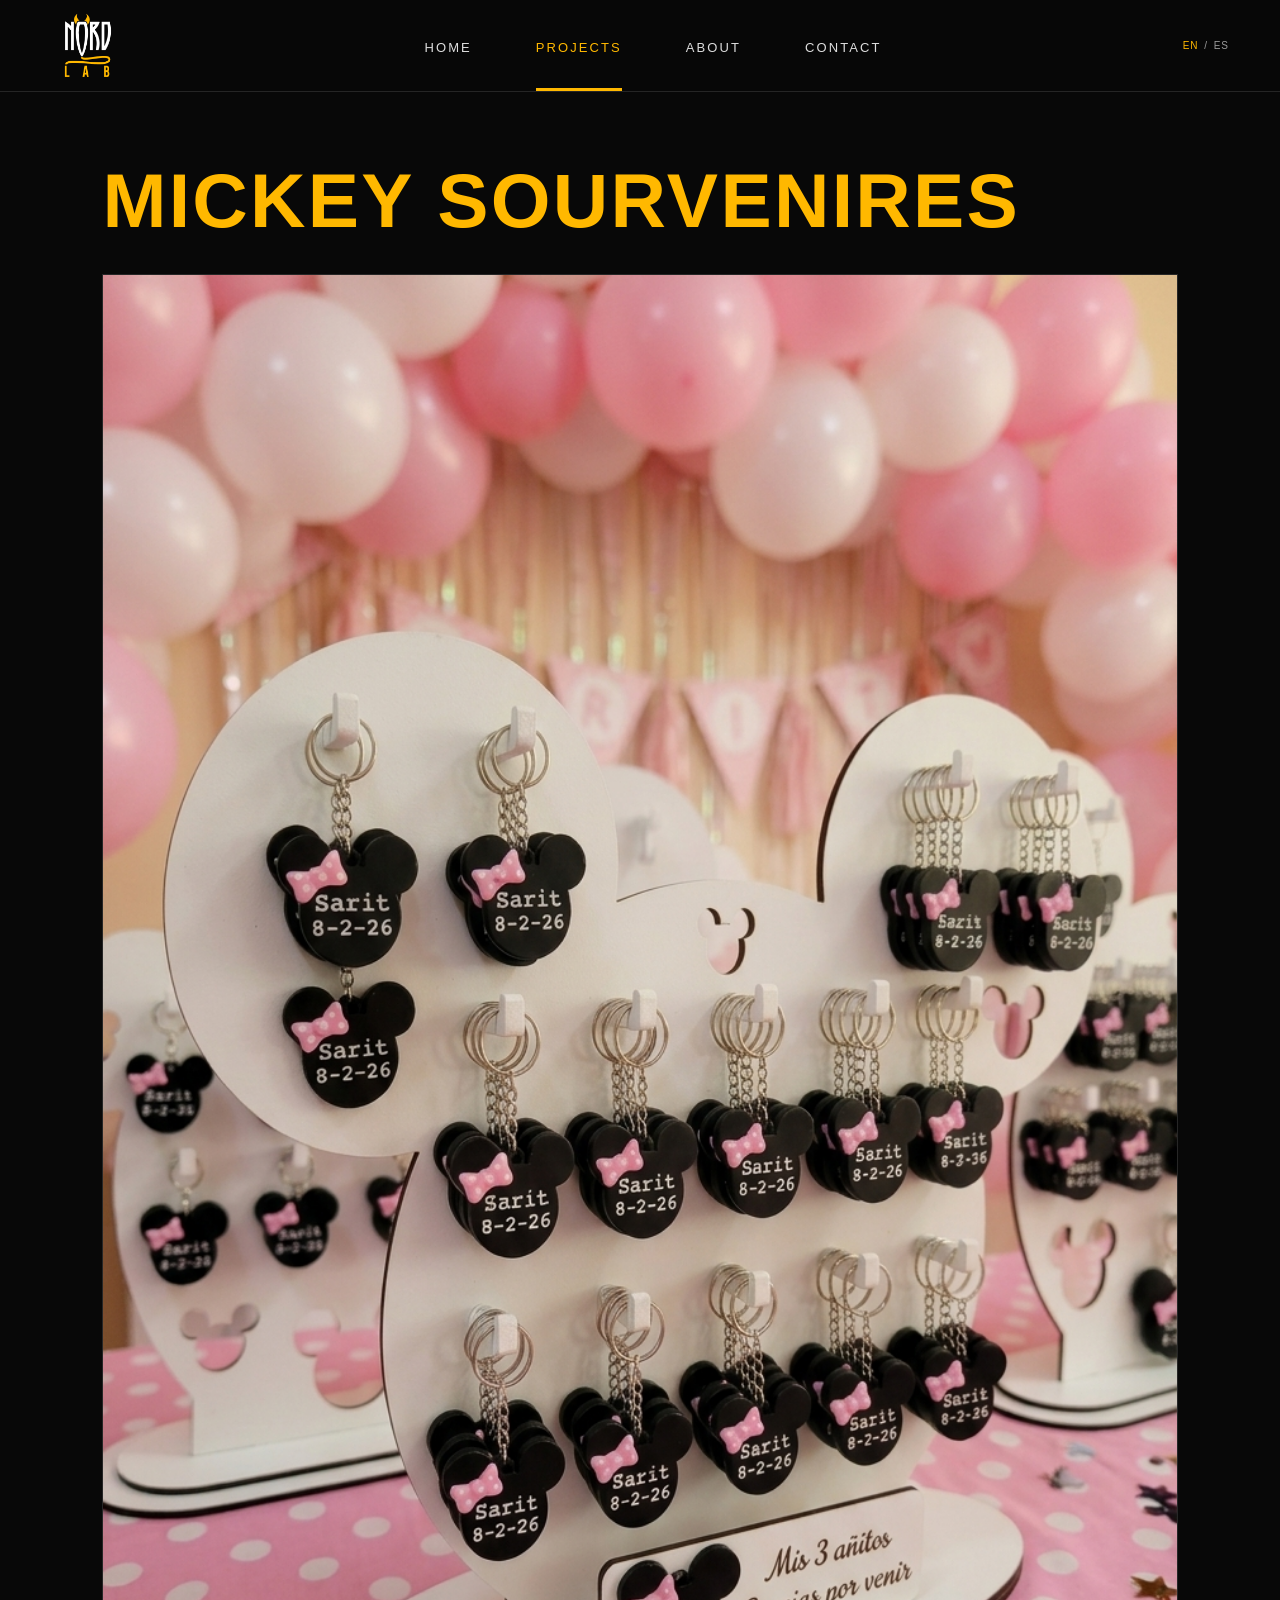
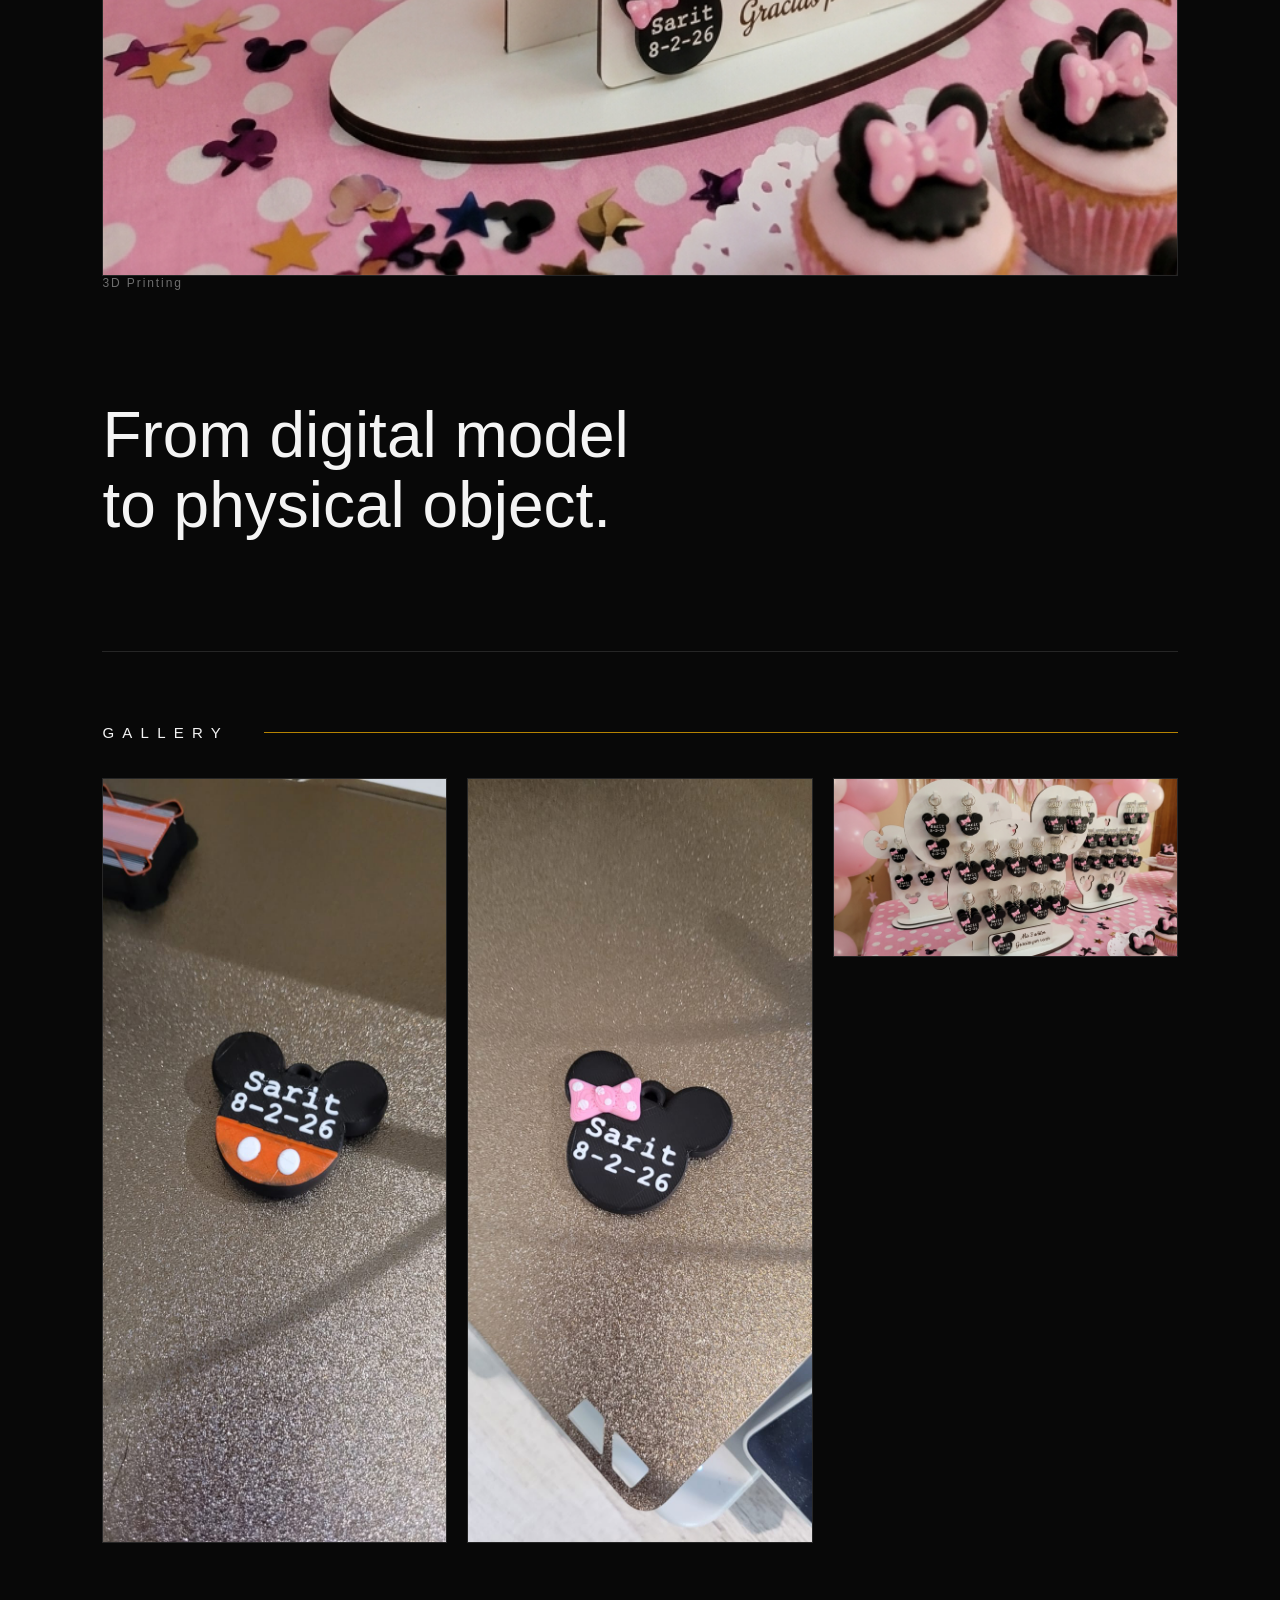
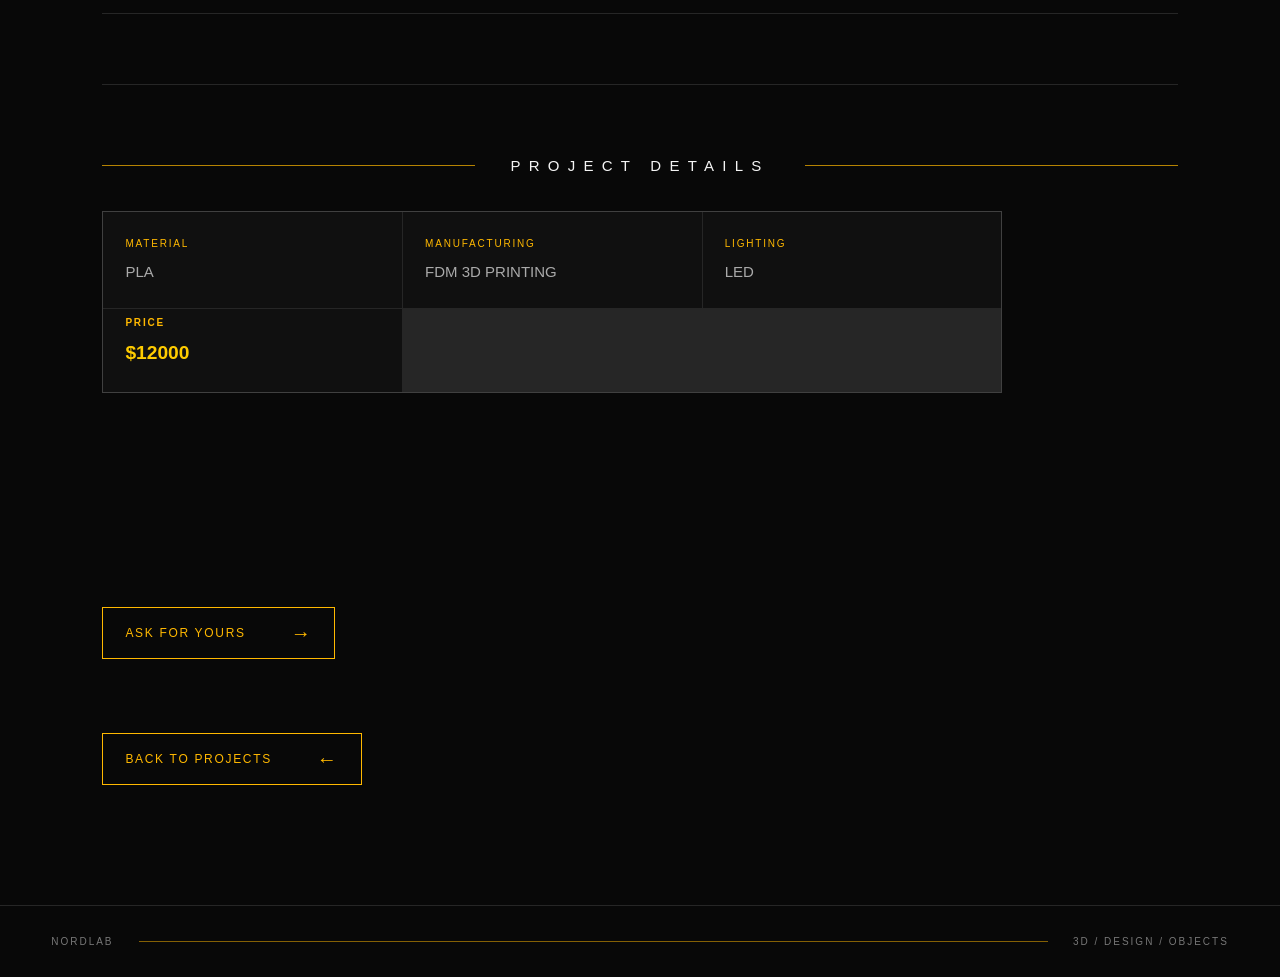
<file: projects/mickey-souvenires.html>
<!DOCTYPE html>
<html lang="en">

<head>
    <meta charset="UTF-8">
    <meta name="viewport" content="width=device-width, initial-scale=1.0">

    <title>Mickey Souvenires — NordLab</title>

    <link rel="stylesheet" href="../css/style.css">
</head>

<body>

    <!-- HEADER -->
    <header class="site-header">

        <a href="../index.html" class="brand">
            <img
                src="../assets/images/nordlab-logo.png"
                alt="NordLab"
            >
        </a>

        <nav class="nav">
            <a href="../index.html" class="nav-link" data-i18n="nav.home">
                HOME
            </a>

            <a href="../index.html#projects" class="nav-link active">
                PROJECTS
            </a>

            <a href="../index.html#about" class="nav-link" data-i18n="nav.about">
                ABOUT
            </a>

            <a href="../index.html#contact" class="nav-link" data-i18n="nav.contact">
                CONTACT
            </a>
        </nav>

        <div class="language-switcher" aria-label="Language selector">

        <button
            type="button"
            class="language-button active"
            data-lang="en"
            aria-pressed="true"
        >
            EN
        </button>

        <span>/</span>

        <button
            type="button"
            class="language-button"
            data-lang="es"
            aria-pressed="false"
        >
            ES
        </button>

        </div>
        

    </header>


    <!-- PROJECT -->
    <main class="project-page">

        <!-- PROJECT HEADER -->
        <section class="project-header">

            <h1 data-i18n="project.title.mickey">MICKEY SOURVENIRES</h1>

            <div class="project-hero">
                <img
                    src="../assets/images/projects/mickey-souvenires/cover.jpg"
                    alt="Mickey Souvenires"
                >
            </div>

            <p class="project-category" data-i18n="projects.mickey.category">
            3D Printing
            </p>

        </section>


        <!-- DESCRIPTION -->
        <section class="project-description">

            <h2 data-i18n-html="project.description">
                From digital model<br>
                to physical object.
            </h2>

        </section>


        <!-- GALLERY -->
        <section class="project-gallery">

            <div class="section-title">
                <h2 data-i18n="gallery.title">GALLERY</h2>
                <span></span>
            </div>

            <div class="gallery-grid">

                <img
                    src="../assets/images/projects/mickey-souvenires/photo-01.jpg"
                    alt="Mickey Souvenires"
                >

                <img
                    src="../assets/images/projects/mickey-souvenires/photo-02.jpg"
                    alt="Mickey Souvenires"
                >

                <img
                    src="../assets/images/projects/mickey-souvenires/photo-03.jpg"
                    alt="Mickey Souvenires"
                >

               
            </div>

        </section>


        <!-- TOOLS -->
        <section class="project-details">

            <section class="project-details">

                <div class="section-title">
                    <span></span>
                    <h2 data-i18n="project.details.title">PROJECT DETAILS</h2>
                    <span></span>
                </div>

                <div class="project-details-grid">

                    <div class="project-detail">
                    <span class="project-detail-label">MATERIAL</span>
                    <span class="project-detail-value">PLA</span>
                    </div>

                    <div class="project-detail">
                    <span class="project-detail-label">MANUFACTURING</span>
                    <span class="project-detail-value">FDM 3D PRINTING</span>
                    </div>

                    <div class="project-detail">
                    <span class="project-detail-label">LIGHTING</span>
                    <span class="project-detail-value">LED</span>
                    </div>

                    <div class="project-detail project-price">
                        <span class="project-detail-label" data-i18n="project.price.label">PRICE</span>
                        <span class="project-detail-value price-value">$12000</span>
                    </div>

                </div>

                </section>

        </section>

        <!-- ASK FOR YOURS -->
        <section class="project-back">

            <a href="../index.html#contact" class="button" data-i18n="ask">
                ASK FOR YOURS
                <span>→</span>
            </a>

        </section>

        <!-- BACK TO PROJECTS -->
        <section class="project-back">

            <a href="../index.html#projects" class="button" data-i18n="back.to.projects">
                BACK TO PROJECTS
                <span>←</span>
            </a>

        </section>
        

    </main>


    <!-- FOOTER -->
    <footer class="site-footer">

        <span>NORDLAB</span>

        <div class="footer-line"></div>

        <span>3D / DESIGN / OBJECTS</span>

    </footer>
    <script src="../js/project-language.js"></script>
</body>

</html>
</file>
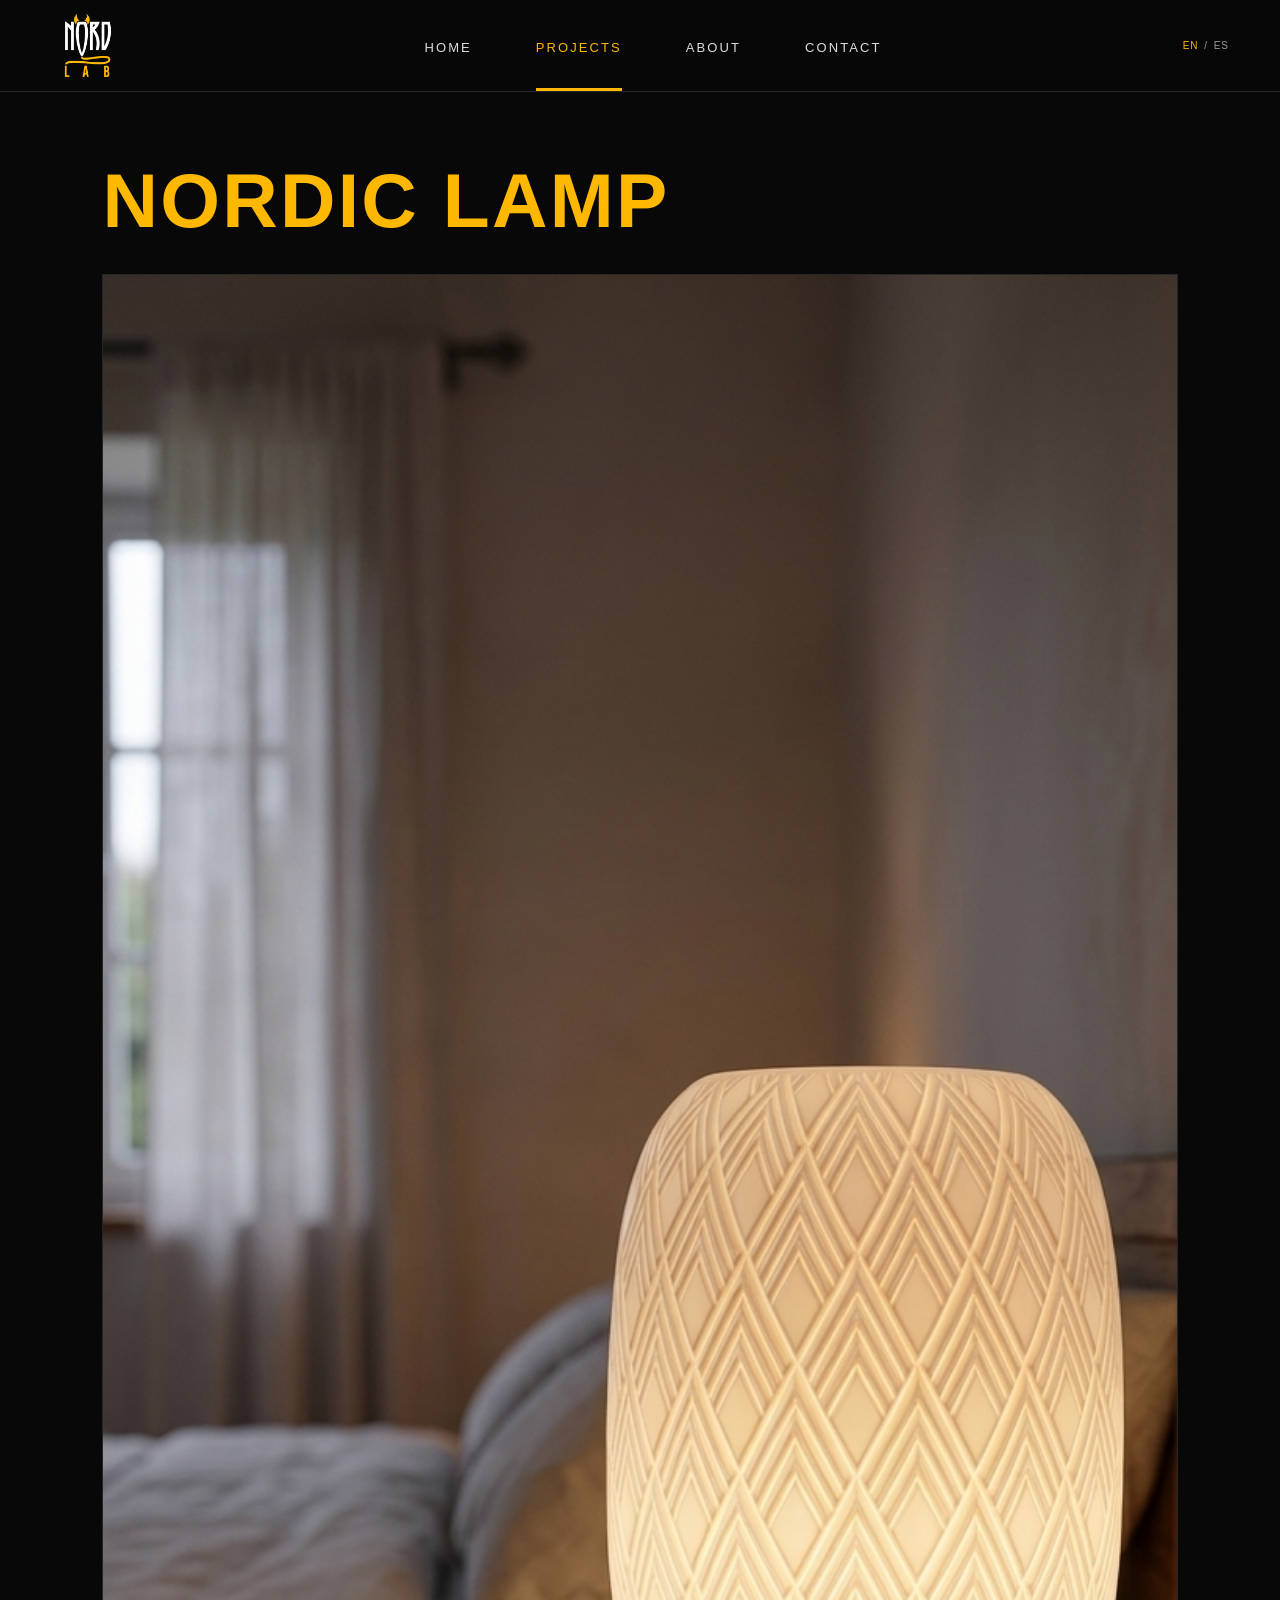
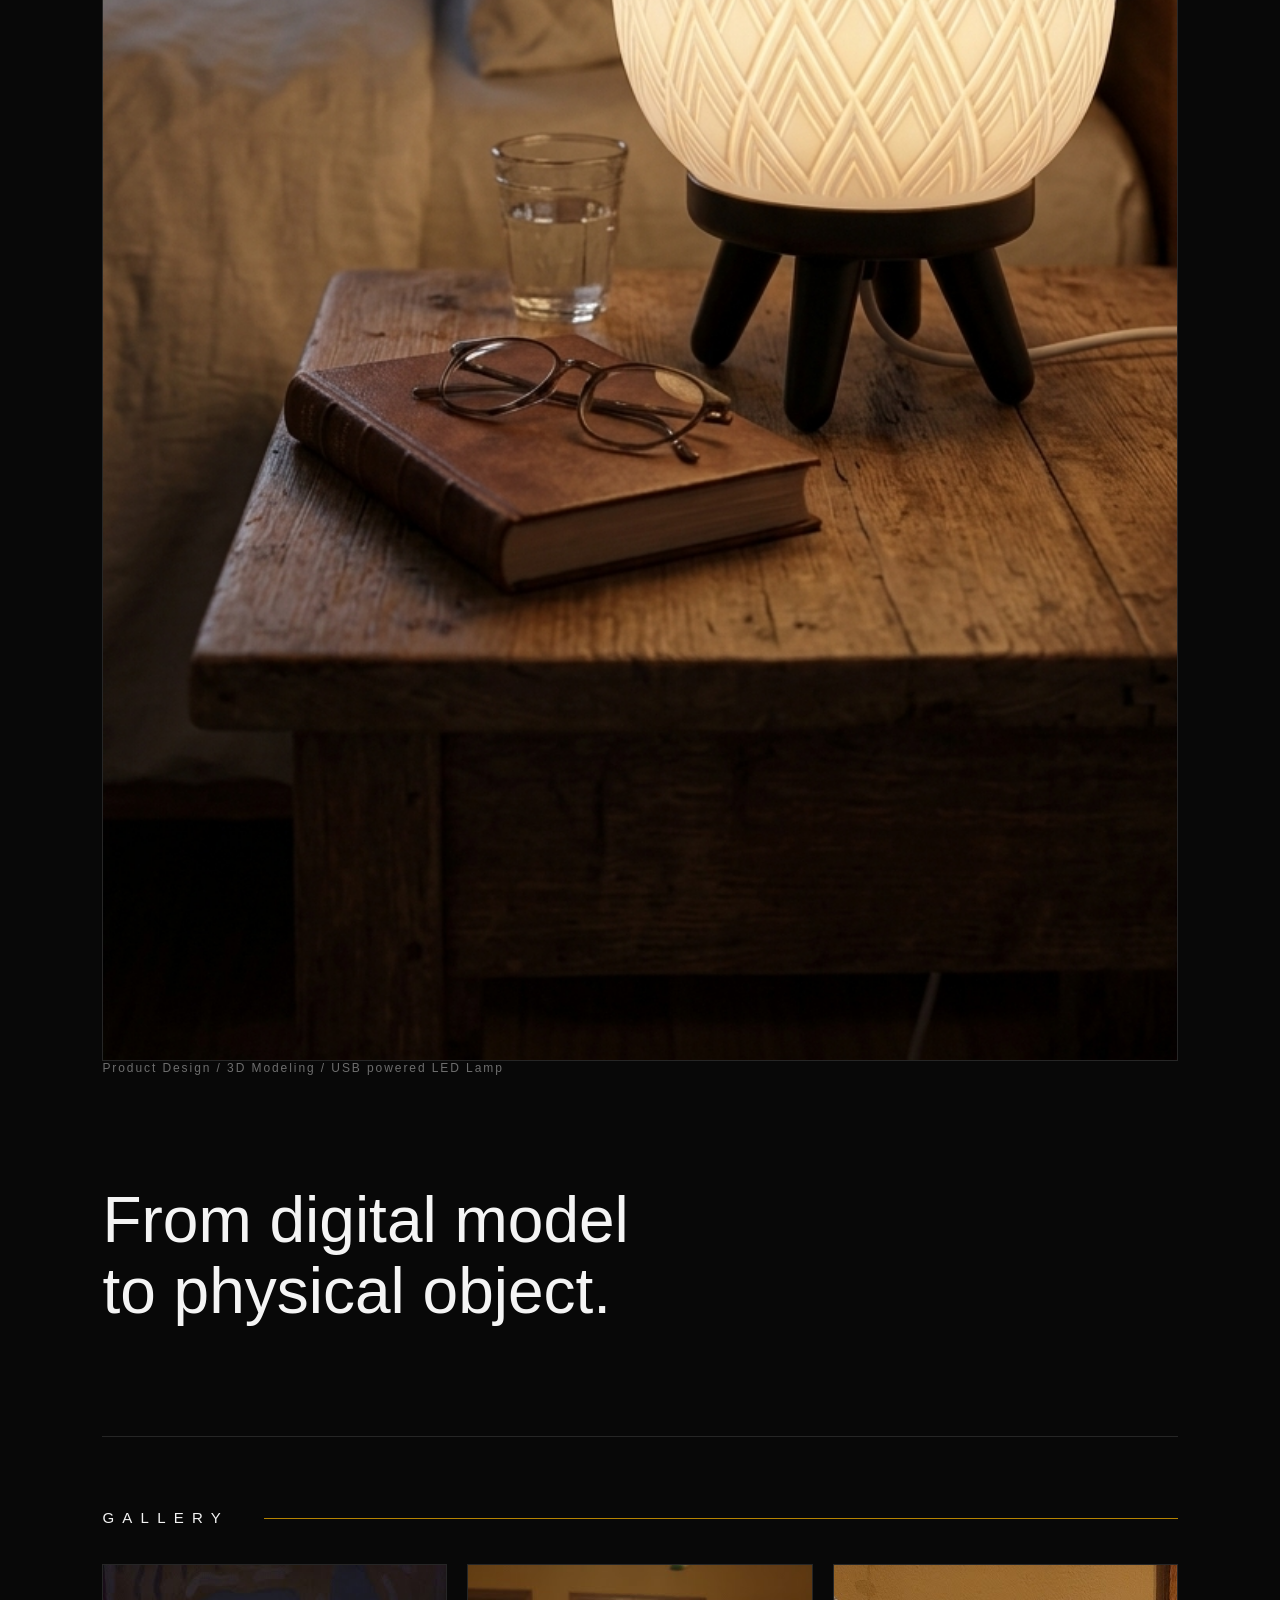
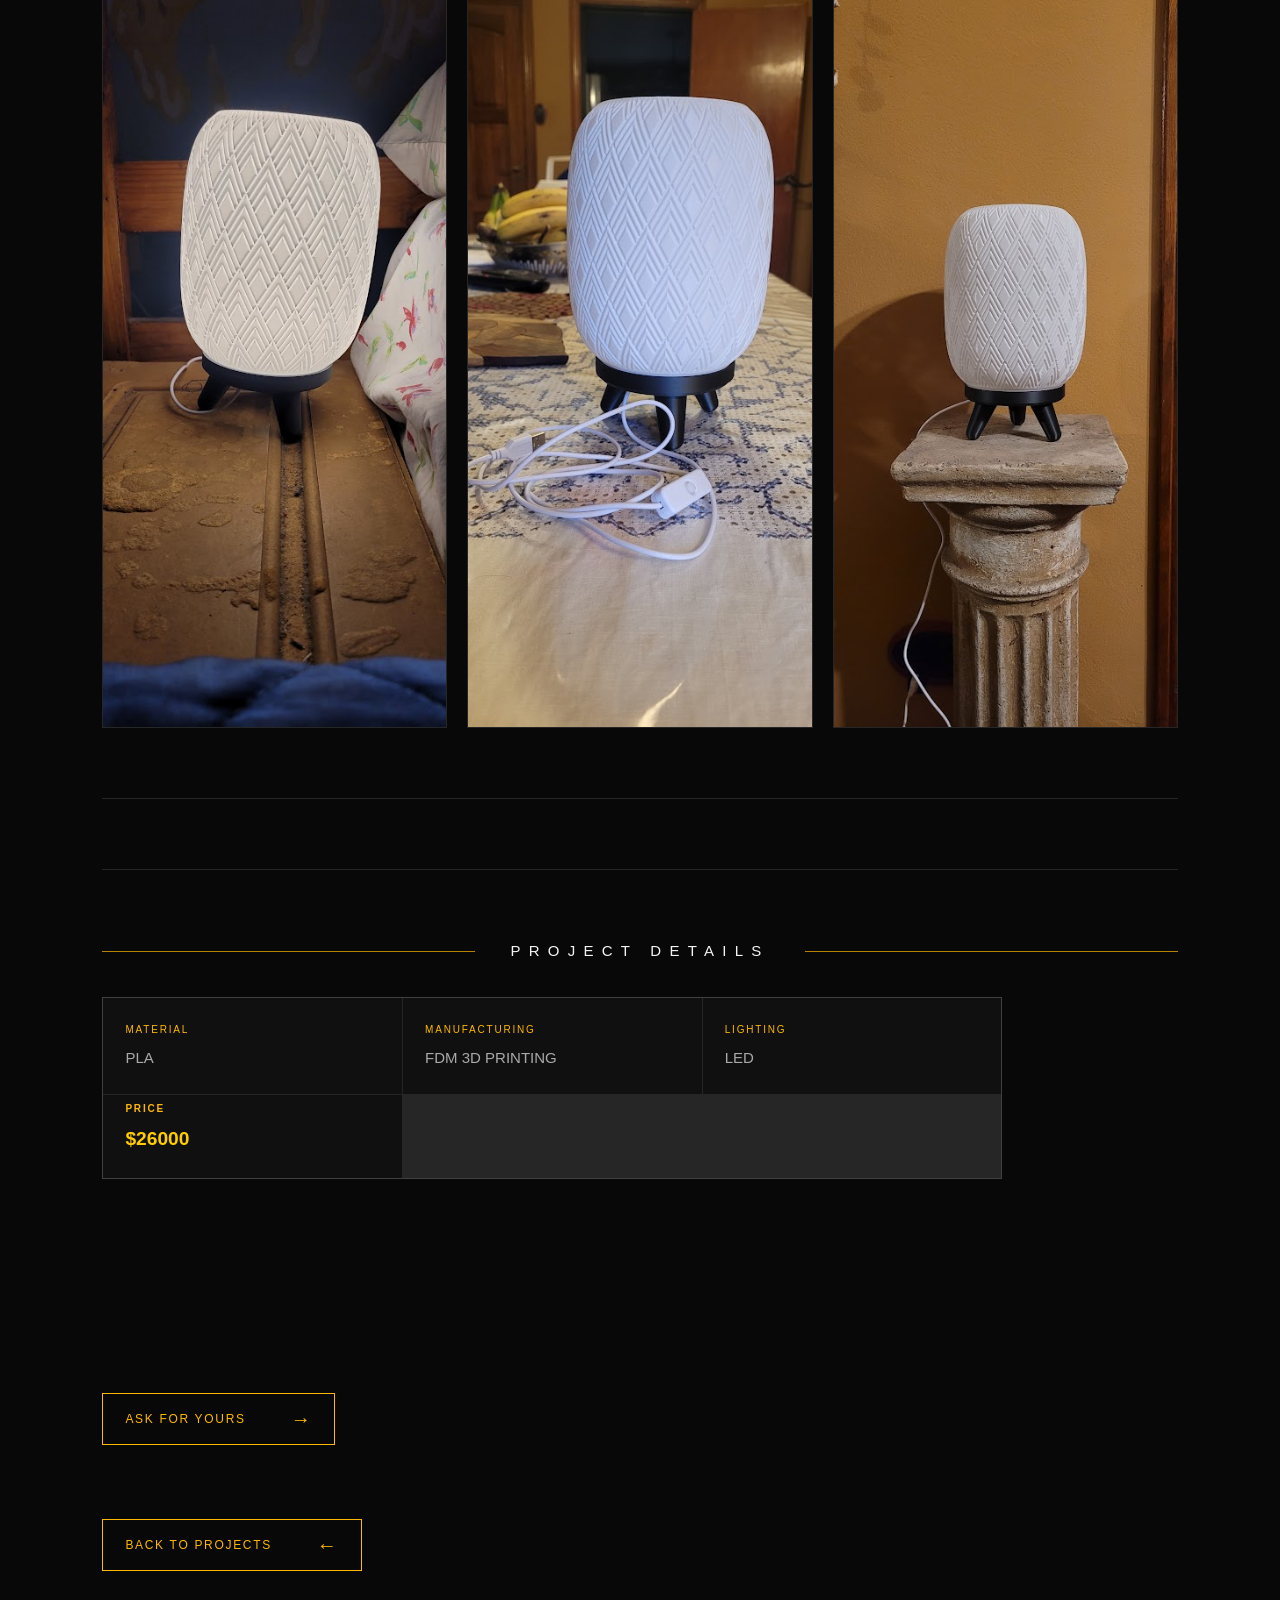
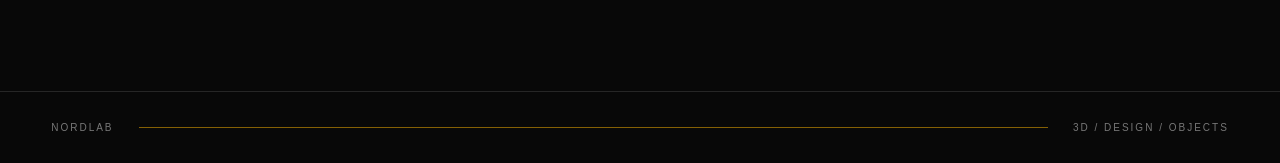
<file: projects/nordic-lamp.html>
<!DOCTYPE html>
<html lang="en">

<head>
    <meta charset="UTF-8">
    <meta name="viewport" content="width=device-width, initial-scale=1.0">

    <title>Nordic Lamp — NordLab</title>

    <link rel="stylesheet" href="../css/style.css">
</head>

<body>

    <!-- HEADER -->
    <header class="site-header">

        <a href="../index.html" class="brand">
            <img
                src="../assets/images/nordlab-logo.png"
                alt="NordLab"
            >
        </a>

        <nav class="nav">
            <a href="../index.html" class="nav-link" data-i18n="nav.home">
                HOME
            </a>

            <a href="../index.html#projects" class="nav-link active">
                PROJECTS
            </a>

            <a href="../index.html#about" class="nav-link" data-i18n="nav.about">
                ABOUT
            </a>

            <a href="../index.html#contact" class="nav-link">
                CONTACT
            </a>
        </nav>

        <div class="language-switcher" aria-label="Language selector">

        <button
            type="button"
            class="language-button active"
            data-lang="en"
            aria-pressed="true"
        >
            EN
        </button>

        <span>/</span>

        <button
            type="button"
            class="language-button"
            data-lang="es"
            aria-pressed="false"
        >
            ES
        </button>

        </div>
        
    </header>


    <!-- PROJECT -->
    <main class="project-page">

        <!-- PROJECT HEADER -->
        <section class="project-header">

            <h1 data-i18n="project.title.nordic">NORDIC LAMP</h1>

            <div class="project-hero">
                <img
                    src="../assets/images/projects/nordic-lamp/cover.jpg"
                    alt="Nordic Lamp"
                >
            </div>

            <p class="project-category" data-i18n="projects.nordic.category">
            Product Design / 3D Modeling / USB powered LED Lamp
            </p>

        </section>


        <!-- DESCRIPTION -->
        <section class="project-description">

            <h2 data-i18n-html="project.description">
                From digital model<br>
                to physical object.
            </h2>

        </section>


        <!-- GALLERY -->
        <section class="project-gallery">

            <div class="section-title">
                <h2 data-i18n="gallery.title">GALLERY</h2>
                <span></span>
            </div>

            <div class="gallery-grid">

                <img
                    src="../assets/images/projects/nordic-lamp/photo-01.jpg"
                    alt="Nordic Lamp"
                >

                <img
                    src="../assets/images/projects/nordic-lamp/photo-02.jpg"
                    alt="Nordic Lamp"
                >

                <img
                    src="../assets/images/projects/nordic-lamp/photo-03.jpg"
                    alt="Nordic Lamp"
                >

            </div>

        </section>


        <!-- TOOLS -->
        <section class="project-details">

            <section class="project-details">

                <div class="section-title">
                    <span></span>
                    <h2 data-i18n="project.details.title">PROJECT DETAILS</h2>
                    <span></span>
                </div>

                <div class="project-details-grid">

                    <div class="project-detail">
                    <span class="project-detail-label">MATERIAL</span>
                    <span class="project-detail-value">PLA</span>
                    </div>

                    <div class="project-detail">
                    <span class="project-detail-label">MANUFACTURING</span>
                    <span class="project-detail-value">FDM 3D PRINTING</span>
                    </div>

                    <div class="project-detail">
                    <span class="project-detail-label">LIGHTING</span>
                    <span class="project-detail-value">LED</span>
                    </div>

                    <div class="project-detail project-price">
                        <span class="project-detail-label" data-i18n="project.price.label">PRICE</span>
                        <span class="project-detail-value price-value">$26000</span>
                    </div>

                </div>

                </section>

        </section>

        <!-- ASK FOR YOURS -->
        <section class="project-back">

            <a href="../index.html#contact" class="button" data-i18n="ask">
                ASK FOR YOURS
                <span>→</span>
            </a>

        </section>

        <!-- BACK TO PROJECTS -->
        <section class="project-back">

            <a href="../index.html#projects" class="button" data-i18n="back.to.projects">
                BACK TO PROJECTS
                <span>←</span>
            </a>

        </section>
        

    </main>


    <!-- FOOTER -->
    <footer class="site-footer">

        <span>NORDLAB</span>

        <div class="footer-line"></div>

        <span>3D / DESIGN / OBJECTS</span>

    </footer>
    <script src="../js/project-language.js"></script>
</body>

</html>
</file>
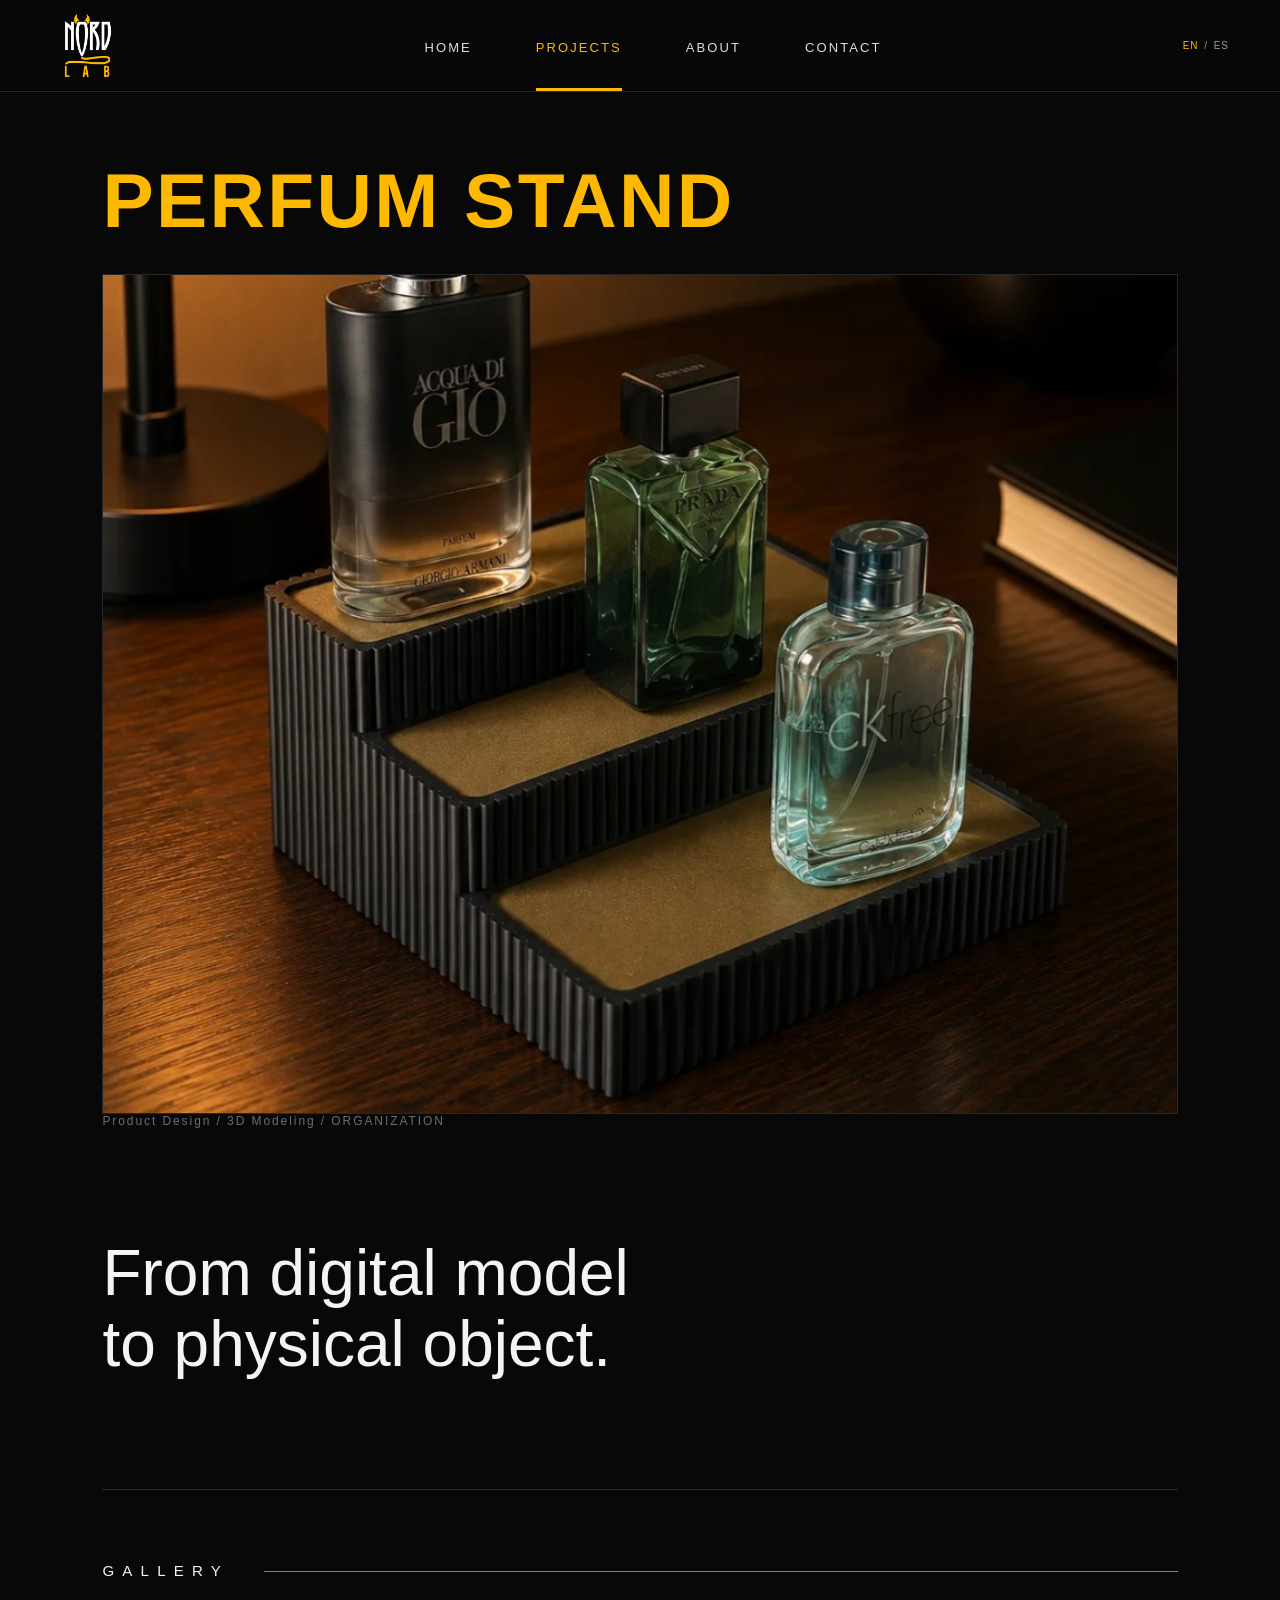
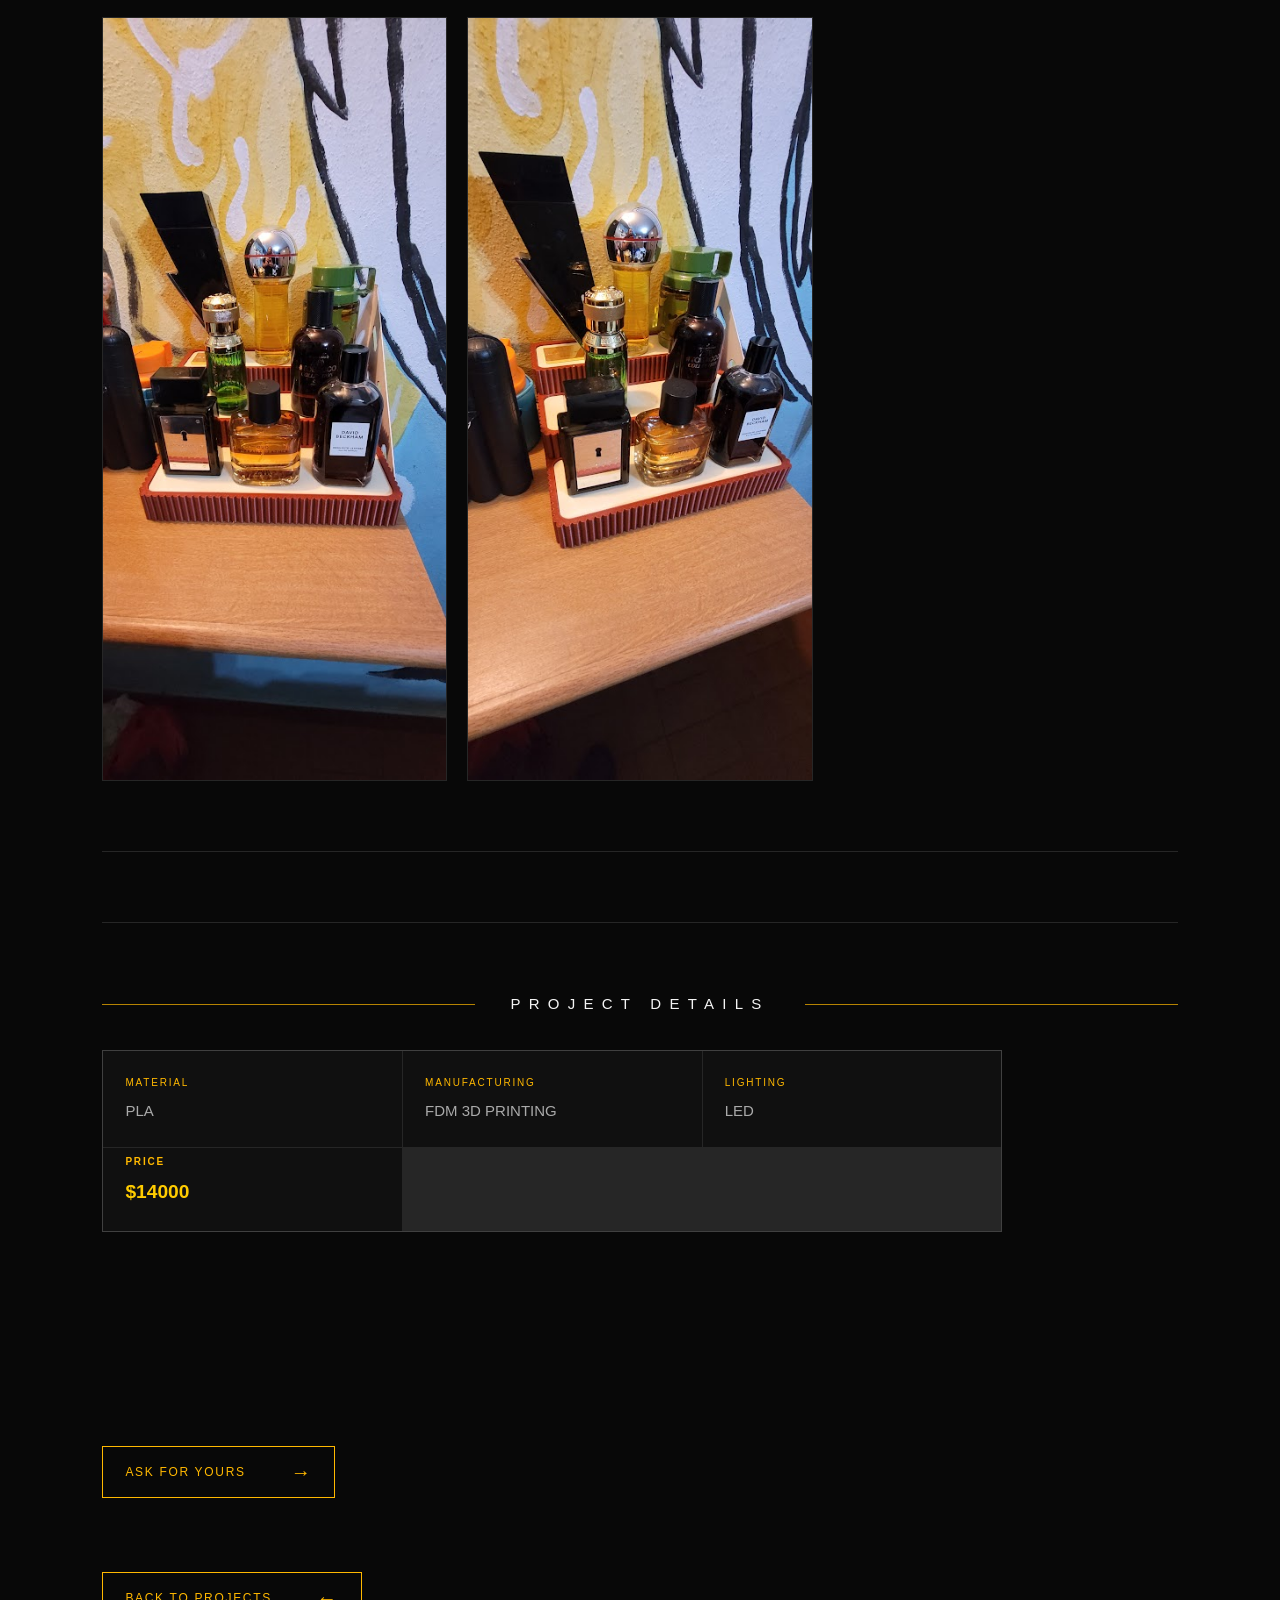
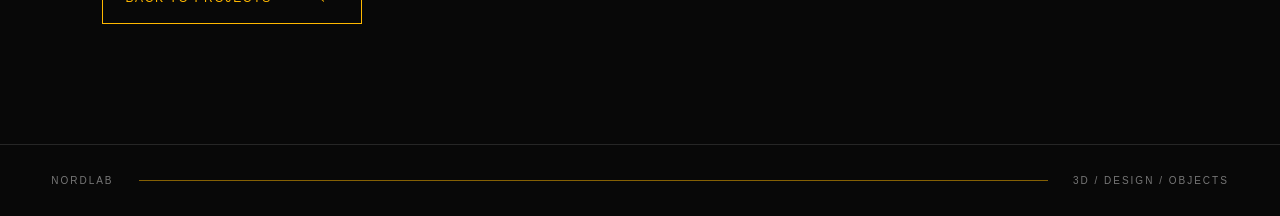
<file: projects/perfum-stand.html>
<!DOCTYPE html>
<html lang="en">

<head>
    <meta charset="UTF-8">
    <meta name="viewport" content="width=device-width, initial-scale=1.0">

    <title>Perfum Stand — NordLab</title>

    <link rel="stylesheet" href="../css/style.css">
</head>

<body>

    <!-- HEADER -->
    <header class="site-header">

        <a href="../index.html" class="brand">
            <img
                src="../assets/images/nordlab-logo.png"
                alt="NordLab"
            >
        </a>

        <nav class="nav">
            <a href="../index.html" class="nav-link" data-i18n="nav.home">
                HOME
            </a>

            <a href="../index.html#projects" class="nav-link active">
                PROJECTS
            </a>

            <a href="../index.html#about" class="nav-link" data-i18n="nav.about">
                ABOUT
            </a>

            <a href="../index.html#contact" class="nav-link">
                CONTACT
            </a>
        </nav>

        <div class="language-switcher" aria-label="Language selector">

        <button
            type="button"
            class="language-button active"
            data-lang="en"
            aria-pressed="true"
        >
            EN
        </button>

        <span>/</span>

        <button
            type="button"
            class="language-button"
            data-lang="es"
            aria-pressed="false"
        >
            ES
        </button>

        </div>
        
    </header>


    <!-- PROJECT -->
    <main class="project-page">

        <!-- PROJECT HEADER -->
        <section class="project-header">

            <h1 data-i18n="project.title.nordic">PERFUM STAND</h1>

            <div class="project-hero">
                <img
                    src="../assets/images/projects/perfum-stand/cover.jpg"
                    alt="Perfum Stand"
                >
            </div>

            <p class="project-category" data-i18n="projects.nordic.category">
            Product Design / 3D Modeling / ORGANIZATION
            </p>

        </section>


        <!-- DESCRIPTION -->
        <section class="project-description">

            <h2 data-i18n-html="project.description">
                From digital model<br>
                to physical object.
            </h2>

        </section>


        <!-- GALLERY -->
        <section class="project-gallery">

            <div class="section-title">
                <h2 data-i18n="gallery.title">GALLERY</h2>
                <span></span>
            </div>

            <div class="gallery-grid">

                <img
                    src="../assets/images/projects/perfum-stand/photo-01.jpg"
                    alt="Perfum Stand"
                >

                <img
                    src="../assets/images/projects/perfum-stand/photo-02.jpg"
                    alt="Perfum Stand"
                >

            </div>

        </section>


        <!-- TOOLS -->
        <section class="project-details">

            <section class="project-details">

                <div class="section-title">
                    <span></span>
                    <h2 data-i18n="project.details.title">PROJECT DETAILS</h2>
                    <span></span>
                </div>

                <div class="project-details-grid">

                    <div class="project-detail">
                    <span class="project-detail-label">MATERIAL</span>
                    <span class="project-detail-value">PLA</span>
                    </div>

                    <div class="project-detail">
                    <span class="project-detail-label">MANUFACTURING</span>
                    <span class="project-detail-value">FDM 3D PRINTING</span>
                    </div>

                    <div class="project-detail">
                    <span class="project-detail-label">LIGHTING</span>
                    <span class="project-detail-value">LED</span>
                    </div>

                    <div class="project-detail project-price">
                        <span class="project-detail-label" data-i18n="project.price.label">PRICE</span>
                        <span class="project-detail-value price-value">$14000</span>
                    </div>  

                </div>

                </section>

        </section>

        <!-- ASK FOR YOURS -->
        <section class="project-back">

            <a href="../index.html#contact" class="button" data-i18n="ask">
                ASK FOR YOURS
                <span>→</span>
            </a>

        </section>

        <!-- BACK TO PROJECTS -->
        <section class="project-back">

            <a href="../index.html#projects" class="button" data-i18n="back.to.projects">
                BACK TO PROJECTS
                <span>←</span>
            </a>

        </section>
        

    </main>


    <!-- FOOTER -->
    <footer class="site-footer">

        <span>NORDLAB</span>

        <div class="footer-line"></div>

        <span>3D / DESIGN / OBJECTS</span>

    </footer>
    <script src="../js/project-language.js"></script>
</body>

</html>
</file>
<file: css/style.css>
* {
  margin: 0;
  padding: 0;
  box-sizing: border-box;
}

:root {
  --black: #080808;
  --black-soft: #101010;
  --white: #f4f4f4;
  --gray: #9b9b9b;
  --yellow: #ffb800;
  --border: rgba(255, 255, 255, 0.12);
}

html {
  scroll-behavior: smooth;
}

body {
  background: var(--black);
  color: var(--white);
  font-family: "Inter", Arial, sans-serif;
  font-weight: 400;
  line-height: 1.5;
}

a {
  color: inherit;
  text-decoration: none;
}

.site-header {
  height: 92px;
  padding: 0 4vw;
  display: flex;
  align-items: center;
  justify-content: space-between;
  border-bottom: 1px solid var(--border);
  position: sticky;
  top: 0;
  z-index: 20;
  background: rgba(8, 8, 8, 0.92);
  backdrop-filter: blur(12px);
}

.brand {
  width: 72px;
  height: 72px;
  display: flex;
  align-items: center;
}

.brand img {
  width: 100%;
  height: 100%;
  object-fit: contain;
}

.nav {
  display: flex;
  gap: clamp(24px, 5vw, 70px);
}

.nav-link {
  font-size: 13px;
  letter-spacing: 0.16em;
  padding: 38px 0 34px;
  position: relative;
  color: #ddd;
}

.nav-link::after {
  content: "";
  position: absolute;
  left: 0;
  right: 0;
  bottom: 0;
  height: 3px;
  background: var(--yellow);
  transform: scaleX(0);
  transition: transform 0.25s ease;
}

.nav-link:hover,
.nav-link.active {
  color: var(--yellow);
}

.nav-link.active::after,
.nav-link:hover::after {
  transform: scaleX(1);
}

.hero {
  min-height: 680px;
  padding: 70px 8vw;
  display: grid;
  grid-template-columns: 1fr 1fr;
  gap: 6vw;
  align-items: center;
  position: relative;
  overflow: hidden;
  border-bottom: 1px solid var(--border);
}

.hero-logo {
  display: flex;
  justify-content: center;
  align-items: center;
  position: relative;
  z-index: 2;
}

.hero-logo img {
  width: min(430px, 80%);
  filter: drop-shadow(0 20px 40px rgba(0, 0, 0, 0.5));
}

.hero-content {
  max-width: 600px;
  position: relative;
  z-index: 2;
}

.eyebrow {
  font-size: clamp(22px, 3vw, 40px);
  font-weight: 300;
  letter-spacing: 0.08em;
}

.hero h1 {
  color: var(--yellow);
  font-size: clamp(38px, 5vw, 68px);
  line-height: 1.05;
  letter-spacing: 0.02em;
  margin-top: 4px;
}

.hero h1 span {
  color: var(--white);
}

.yellow-line {
  width: 72px;
  height: 2px;
  background: var(--yellow);
  margin: 28px 0;
}

.hero-text {
  color: #bbb;
  max-width: 480px;
  font-size: 17px;
  line-height: 1.8;
}

.button {
  display: inline-flex;
  align-items: center;
  gap: 45px;
  margin-top: 34px;
  border: 1px solid var(--yellow);
  color: var(--yellow);
  padding: 16px 22px;
  font-size: 12px;
  letter-spacing: 0.14em;
  transition: background 0.25s ease, color 0.25s ease;
}

.button span {
  font-size: 20px;
  line-height: 0;
}

.button:hover {
  background: var(--yellow);
  color: var(--black);
}

.hero-glow {
  position: absolute;
  right: -12%;
  bottom: -35%;
  width: 55vw;
  height: 55vw;
  background: radial-gradient(circle, rgba(255, 184, 0, 0.08), transparent 62%);
  pointer-events: none;
}

.projects-section {
  padding: 38px 4vw 100px;
}

.section-title {
  display: flex;
  align-items: center;
  gap: 35px;
  margin-bottom: 34px;
}

.section-title span {
  height: 1px;
  background: rgba(255, 184, 0, 0.7);
  flex: 1;
}

.section-title h2 {
  font-size: 15px;
  font-weight: 400;
  letter-spacing: 0.55em;
  white-space: nowrap;
}

.projects-grid {
  display: grid;
  grid-template-columns: repeat(4, 1fr);
  gap: 20px;
}

.project-card {
  border: 1px solid var(--border);
  background: var(--black-soft);
  transition: transform 0.25s ease, border-color 0.25s ease;
}

.project-card:hover {
  transform: translateY(-6px);
  border-color: rgba(255, 184, 0, 0.55);
}

.project-image img {
    width: 800%;
    max-width: 1100px;
    height: auto;
    display: block;
    margin: 0 auto;
}

.project-card:hover .project-image img {
  transform: scale(1.04);
}

.placeholder {
  display: grid;
  place-items: center;
  background:
    radial-gradient(circle at 70% 30%, rgba(255, 184, 0, 0.12), transparent 28%),
    linear-gradient(135deg, #202020, #090909 70%);
  color: #666;
  font-size: 11px;
  letter-spacing: 0.25em;
}

.project-info {
  min-height: 82px;
  padding: 17px 18px;
  display: flex;
  justify-content: space-between;
  align-items: center;
}

.project-info h3 {
  color: var(--yellow);
  font-size: 13px;
  letter-spacing: 0.08em;
  font-weight: 500;
}

.project-info p {
  color: #999;
  font-size: 12px;
  margin-top: 3px;
}

.arrow {
  color: var(--yellow);
  font-size: 24px;
}

.about-section,
.contact-section {
  padding: 110px 10vw;
  border-top: 1px solid var(--border);
}

.about-section {
  display: grid;
  grid-template-columns: 1fr 1fr;
  gap: 8vw;
}

.about-section h2,
.contact-section h2 {
  font-size: clamp(35px, 5vw, 64px);
  line-height: 1.05;
  font-weight: 300;
  margin-top: 15px;
}

.about-section h2 span {
  color: var(--yellow);
}

.about-section > p {
  color: #aaa;
  font-size: 17px;
  line-height: 1.9;
  align-self: end;
}

.contact-section {
  text-align: center;
}

.contact-section .eyebrow {
  font-size: 14px;
  color: var(--yellow);
  letter-spacing: 0.25em;
}

.contact-section .button {
  margin-top: 35px;
}

.site-footer {
  padding: 28px 4vw;
  border-top: 1px solid var(--border);
  display: flex;
  align-items: center;
  gap: 25px;
  color: #777;
  font-size: 10px;
  letter-spacing: 0.2em;
}

.footer-line {
  height: 1px;
  flex: 1;
  background: rgba(255, 184, 0, 0.5);
}

@media (max-width: 900px) {
  .hero {
    grid-template-columns: 1fr;
    min-height: auto;
    padding: 70px 7vw 90px;
  }

  .hero-logo {
    order: 0;
  }

  .hero-logo img {
    width: min(320px, 70%);
  }

  .hero-content {
    text-align: center;
    margin: 0 auto;
  }

  .yellow-line {
    margin-left: auto;
    margin-right: auto;
  }

  .hero-text {
    margin: 0 auto;
  }

  .projects-grid {
    grid-template-columns: repeat(2, 1fr);
  }

  .about-section {
    grid-template-columns: 1fr;
    gap: 45px;
  }
}

@media (max-width: 600px) {
  .site-header {
    height: auto;
    min-height: 78px;
    padding: 8px 5vw;
  }

  .brand {
    width: 58px;
    height: 58px;
  }

  .nav {
    gap: 14px;
  }

  .nav-link {
    font-size: 9px;
    letter-spacing: 0.08em;
    padding: 26px 0 22px;
  }

  .hero {
    padding: 50px 6vw 70px;
  }

  .eyebrow {
    font-size: 25px;
  }

  .hero h1 {
    font-size: 38px;
  }

  .hero-text {
    font-size: 15px;
  }

  .projects-section {
    padding-bottom: 70px;
  }

  .section-title {
    gap: 12px;
  }

  .section-title h2 {
    font-size: 10px;
    letter-spacing: 0.2em;
  }

  .projects-grid {
    grid-template-columns: 1fr;
  }

  .about-section,
  .contact-section {
    padding: 80px 7vw;
  }

  .site-footer {
    flex-wrap: wrap;
  }
}


/* =========================
PROJECT PAGE
========================= */

.project-page {
padding: 70px 8vw 120px;
}

.project-header h1 {
color: var(--yellow);
font-size: clamp(42px, 6vw, 78px);
line-height: 1;
letter-spacing: 0.03em;
margin-bottom: 35px;
}

.project-hero {
width: 100%;
overflow: hidden;
border: 1px solid var(--border);
}

.project-hero img {
width: 100%;
display: block;
}

.project-category {
color: #999;
font-size: 12px;
letter-spacing: 0.16em;
margin-top: 18px;
}

.project-description {
padding: 110px 0;
max-width: 850px;
}

.project-description h2 {
font-size: clamp(35px, 5vw, 64px);
line-height: 1.1;
font-weight: 300;
}

/* =========================
WHAT WE DO
========================= */

.services-section {
padding: 38px 4vw 110px;
border-top: 1px solid var(--border);
}

.services-list {
max-width: 1100px;
margin: 0 auto;
border-top: 1px solid var(--border);
}

.service-item {
cursor: pointer;
}

.service-item:focus-visible {
outline: 1px solid var(--yellow);
outline-offset: 4px;
}

.service-item:hover .service-content h3 {
color: var(--yellow);
}

.service-item {
display: grid;
grid-template-columns: 90px 1fr 40px;
align-items: center;
gap: 35px;

padding: 38px 20px;

border-bottom: 1px solid var(--border);

transition:
background 0.25s ease,
padding-left 0.25s ease;
}

.service-item:hover {
background: rgba(255, 184, 0, 0.035);
padding-left: 28px;
}

.service-number {
color: var(--yellow);
font-size: 12px;
letter-spacing: 0.15em;
font-weight: 500;
}

.service-content h3 {
color: var(--white);
font-size: clamp(18px, 2vw, 24px);
font-weight: 400;
letter-spacing: 0.08em;
}

.service-content p {
color: #888;
font-size: 14px;
line-height: 1.7;
max-width: 600px;
margin-top: 8px;
}

.service-arrow {
color: #555;
font-size: 25px;
transition:
color 0.25s ease,
transform 0.25s ease;
}

.service-item:hover .service-arrow {
color: var(--yellow);
transform: translateX(5px);
}

/* MOBILE */

@media (max-width: 600px) {

.services-section {
padding: 38px 6vw 80px;
}

.service-item {
grid-template-columns: 45px 1fr 25px;
gap: 15px;
padding: 30px 8px;
}

.service-item:hover {
padding-left: 12px;
}

.service-content h3 {
font-size: 15px;
line-height: 1.3;
}

.service-content p {
font-size: 12px;
line-height: 1.6;
}

.service-arrow {
font-size: 20px;
}

}


/* =========================
PROJECT GALLERY
========================= */

.project-gallery {
padding: 70px 0;
border-top: 1px solid var(--border);
}

.gallery-grid {
display: grid;
grid-template-columns: repeat(3, 1fr);
gap: 20px;
}

.gallery-grid img {
width: 100%;
display: block;
border: 1px solid var(--border);
}

/* =========================
PROJECT DETAILS
========================= */

.project-details {
padding: 70px 0;
border-top: 1px solid var(--border);
}

.project-details-grid {
display: grid;
grid-template-columns: repeat(3, minmax(0, 1fr));
gap: 1px;
background: var(--border);
border: 1px solid var(--border);
max-width: 900px;
}

.project-detail.project-price .price-value {
    color: #ffcc00; /* O el amarillo principal de la paleta de NordLab */
    font-weight: 600;
    font-size: 1.2rem;
}

.project-detail {
background: var(--black-soft);
padding: 24px 22px;
}

.project-detail-label {
display: block;
color: var(--yellow);
font-size: 10px;
letter-spacing: 0.18em;
margin-bottom: 9px;
}

.project-detail-value {
color: #aaa;
font-size: 15px;
line-height: 1.5;
}

/* =========================
PROJECT BACK
========================= */

.project-back {
padding-top: 40px;
}

.project-page .section-title {
margin-bottom: 34px;
}

/* =========================
PROJECT CARD IMAGE
========================= */

.project-image img {
width: 100%;
height: 100%;
object-fit: cover;
display: block;
transition: transform 0.4s ease;
}

.project-card:hover .project-image img {
transform: scale(1.04);
}

/* =========================
RESPONSIVE
========================= */

@media (max-width: 900px) {

.project-details-grid {
grid-template-columns: repeat(2, 1fr);
}

}

@media (max-width: 600px) {

.project-page {
padding: 50px 6vw 80px;
}

.project-description {
padding: 80px 0;
}

.gallery-grid {
grid-template-columns: 1fr;
}

.project-header h1 {
font-size: 42px;
}

.project-details {
padding: 50px 0;
}

.project-details-grid {
grid-template-columns: 1fr;
}

.project-detail {
padding: 20px;
}

}


/* PROJECT CARD IMAGE */

.project-image img {
  width: 100%;
  height: 100%;
  object-fit: cover;
  display: block;
  transition: transform 0.4s ease;
}

.project-card:hover .project-image img {
  transform: scale(1.04);
}


/* RESPONSIVE */

@media (max-width: 600px) {

  .project-page {
    padding: 50px 6vw 80px;
  }

  .project-description {
    padding: 80px 0;
  }

  .gallery-grid {
    grid-template-columns: 1fr;
  }

  .project-header h1 {
    font-size: 42px;
  }

}


@media (max-width: 600px) {

  .project-page {
    padding: 50px 6vw 80px;
  }

  .project-description {
    padding: 80px 0;
  }

  .gallery-grid {
    grid-template-columns: 1fr;
  }

}

/* =========================
CONTACT / GET IN TOUCH
========================= */

.contact-section {
padding: 120px 10vw;
border-top: 1px solid var(--border);
}

.contact-header {
  max-width: 800px;
  margin: 0 auto 80px;
  text-align: center;
}

.contact-header .eyebrow {
font-size: 14px;
color: var(--yellow);
letter-spacing: 0.25em;
}

.contact-header h2 {
font-size: clamp(42px, 6vw, 76px);
line-height: 1.05;
font-weight: 300;
margin-top: 15px;
}

.contact-header h2 span {
color: var(--yellow);
}

.contact-intro {
color: #999;
font-size: 16px;
margin-top: 28px;
max-width: 500px;
line-height: 1.8;
margin-left: auto;
margin-right: auto;
}

/* FORM */

.contact-form {
max-width: 950px;
}

.form-section {
padding: 100px 0;
border-top: 1px solid var(--border);
}

.form-label {
color: var(--yellow);
font-size: 11px;
letter-spacing: 0.2em;
margin-bottom: 28px;
}

/* SERVICE OPTIONS */

.service-options {
display: grid;
gap: 10px;
}

.service-option {
position: relative;
display: flex;
align-items: center;
gap: 22px;
padding: 24px;
border: 1px solid var(--border);
background: var(--black-soft);
cursor: pointer;
transition:
border-color 0.25s ease,
background 0.25s ease,
transform 0.25s ease;
}

.service-option:hover {
border-color: rgba(255, 184, 0, 0.5);
transform: translateX(4px);
}

.service-option input {
position: absolute;
opacity: 0;
pointer-events: none;
}

.service-option-content {
display: flex;
flex-direction: column;
gap: 5px;
flex: 1;
}

.service-option-content strong {
color: var(--white);
font-size: 14px;
letter-spacing: 0.08em;
font-weight: 500;
}

.service-option-content small {
color: #777;
font-size: 12px;
}

.service-arrow {
color: #555;
font-size: 22px;
transition: color 0.25s ease;
}

/* SELECTED SERVICE */

.service-option:has(input:checked) {
border-color: var(--yellow);
background: rgba(255, 184, 0, 0.05);
}

.service-option:has(input:checked) strong {
color: var(--yellow);
}

.service-option:has(input:checked) .service-arrow {
color: var(--yellow);
}

/* FORM GRID */

.form-grid {
display: grid;
grid-template-columns: 1fr 1fr;
gap: 25px;
margin-bottom: 25px;
}

.form-field {
display: flex;
flex-direction: column;
margin-bottom: 25px;
}

.form-field label {
color: #888;
font-size: 10px;
letter-spacing: 0.18em;
margin-bottom: 10px;
}

.form-field input[type="text"],
.form-field input[type="email"],
.form-field textarea {
width: 100%;
border: 1px solid var(--border);
background: var(--black-soft);
color: var(--white);
padding: 16px;
font-family: inherit;
font-size: 14px;
outline: none;
transition: border-color 0.25s ease;
}

.form-field textarea {
resize: vertical;
min-height: 150px;
line-height: 1.6;
}

.form-field input:focus,
.form-field textarea:focus {
border-color: var(--yellow);
}

.form-field input::placeholder,
.form-field textarea::placeholder {
color: #555;
}

/* CONDITIONAL FIELDS */

.conditional-fields {
margin-top: 10px;
}

[hidden] {
display: none !important;
}

/* RADIO BUTTONS */

.radio-row {
display: flex;
gap: 10px;
}

.radio-option {
display: inline-flex !important;
flex-direction: row !important;
align-items: center;
gap: 8px;
padding: 12px 18px;
border: 1px solid var(--border);
cursor: pointer;
}

.radio-option input {
accent-color: var(--yellow);
}

/* FILE INPUT */

.form-field input[type="file"] {
width: 100%;
padding: 14px;
border: 1px dashed var(--border);
background: var(--black-soft);
color: #888;
font-family: inherit;
font-size: 12px;
}

.file-help {
color: #555;
font-size: 11px;
margin-top: 8px;
}

.optional {
color: #555;
margin-left: 8px;
}

/* SUBMIT */

.form-submit {
padding-top: 35px;
}

.form-button {
margin-top: 0;
background: transparent;
cursor: pointer;
}

.form-note {
color: #555;
font-size: 11px;
margin-top: 15px;
}

/* MOBILE */

@media (max-width: 600px) {

.contact-section {
padding: 80px 7vw;
}

.contact-header {
margin-bottom: 55px;
}

.contact-header h2 {
font-size: 42px;
}

.form-section {
padding: 45px 0;
}

.form-grid {
grid-template-columns: 1fr;
gap: 0;
margin-bottom: 0;
}

.service-option {
padding: 20px 16px;
gap: 14px;
}

.service-option-content strong {
font-size: 12px;
}

.service-option-content small {
font-size: 11px;
line-height: 1.5;
}

}

/* =========================
FORM MESSAGE
========================= */

.form-button:disabled {
opacity: 0.5;
cursor: wait;
}

.form-message {
margin-top: 22px;
padding: 16px 18px;
border: 1px solid var(--border);
font-size: 12px;
line-height: 1.6;
}

.form-message.success {
color: var(--yellow);
border-color: rgba(255, 184, 0, 0.45);
background: rgba(255, 184, 0, 0.04);
}

.form-message.error {
color: #ff8f8f;
border-color: rgba(255, 100, 100, 0.35);
background: rgba(255, 100, 100, 0.04);
}

/* =========================
   LANGUAGE SWITCHER
========================= */

.header-actions {
  display: flex;
  align-items: center;
  gap: 32px;
}

.language-switcher {
  display: flex;
  align-items: center;
  gap: 6px;
  font-size: 10px;
  letter-spacing: 0.08em;
}

.language-switcher span {
  color: var(--gray);
}

.language-button {
  padding: 0;
  border: 0;
  background: none;
  color: var(--gray);
  font-family: inherit;
  font-size: inherit;
  letter-spacing: inherit;
  cursor: pointer;
  transition: color 0.2s ease;
}

.language-button:hover,
.language-button.active {
  color: var(--yellow);
}

@media (max-width: 700px) {
  .header-actions {
    gap: 14px;
  }

  .language-switcher {
    font-size: 9px;
  }
}

/* ===================================
   PROJECTS GRID & ECOMMERCE STYLE
   =================================== */

/* Contenedor principal de proyectos */
.projects-grid {
  display: grid;
  grid-template-columns: repeat(auto-fill, minmax(220px, 1fr));
  gap: 1.5rem;
  padding: 1rem 0;
}

/* Tarjeta estilo Mercado Libre */
.project-card {
  display: flex;
  flex-direction: column;
  background-color: #121212; /* Ajustar al fondo de tu web si es oscuro/claro */
  border-radius: 8px;
  overflow: hidden;
  text-decoration: none;
  color: inherit;
  border: 1px solid rgba(255, 255, 255, 0.08);
  transition: transform 0.2s ease, box-shadow 0.2s ease;
}

.project-card:hover {
  transform: translateY(-4px);
  box-shadow: 0 8px 20px rgba(0, 0, 0, 0.3);
}

/* Imagen reducida y cuadrada */
.project-image {
  width: 100%;
  aspect-ratio: 1 / 1; /* Mantiene proporción cuadrada compacta */
  overflow: hidden;
  background-color: #1a1a1a;
}

.project-image img {
  width: 100%;
  height: 100%;
  object-fit: cover;
  display: block;
}

/* Información del producto */
.project-info {
  padding: 0.85rem;
  display: flex;
  flex-direction: column;
  gap: 0.3rem;
  flex-grow: 1;
}

.project-title {
  font-size: 0.95rem;
  font-weight: 600;
  margin: 0;
}

.project-category {
  font-size: 0.75rem;
  opacity: 0.7;
  margin: 0;
  line-height: 1.2;
}

/* Estilo para el Precio destacado */
.project-price {
  font-size: 1.1rem;
  font-weight: 700;
  color: #ffcc00; /* Color amarillo distintivo de NordLab */
  margin-top: auto;
  padding-top: 0.4rem;
}

/* Ajustes especiales para celular */
@media (max-width: 600px) {
  .projects-grid {
    grid-template-columns: repeat(2, 1fr); /* 2 productos por fila en celular */
    gap: 0.8rem;
  }

  .project-info {
    padding: 0.6rem;
  }

  .project-title {
    font-size: 0.85rem;
  }

  .project-category {
    font-size: 0.7rem;
  }

  .project-price {
    font-size: 1rem;
  }
}

/* ===================================
   PROJECTS GRID & ECOMMERCE STYLE
   =================================== */

/* Contenedor principal de proyectos */
.projects-grid {
  display: grid;
  grid-template-columns: repeat(auto-fill, minmax(220px, 1fr));
  gap: 1.5rem;
  padding: 1rem 0;
}

/* Tarjeta estilo Mercado Libre */
.project-card {
  display: flex;
  flex-direction: column;
  background-color: #121212; /* Ajustar al fondo de tu web si es oscuro/claro */
  border-radius: 8px;
  overflow: hidden;
  text-decoration: none;
  color: inherit;
  border: 1px solid rgba(255, 255, 255, 0.08);
  transition: transform 0.2s ease, box-shadow 0.2s ease;
}

.project-card:hover {
  transform: translateY(-4px);
  box-shadow: 0 8px 20px rgba(0, 0, 0, 0.3);
}

/* Imagen reducida y cuadrada */
.project-image {
  width: 100%;
  aspect-ratio: 1 / 1; /* Mantiene proporción cuadrada compacta */
  overflow: hidden;
  background-color: #1a1a1a;
}

.project-image img {
  width: 100%;
  height: 100%;
  object-fit: cover;
  display: block;
}

/* Información del producto */
.project-info {
  padding: 0.85rem;
  display: flex;
  flex-direction: column;
  gap: 0.3rem;
  flex-grow: 1;
}

.project-title {
  font-size: 0.95rem;
  font-weight: 600;
  margin: 0;
}

.project-category {
  font-size: 0.75rem;
  opacity: 0.7;
  margin: 0;
  line-height: 1.2;
}

/* Estilo para el Precio destacado */
.project-price {
  font-size: 1.1rem;
  font-weight: 700;
  color: #ffcc00; /* Color amarillo distintivo de NordLab */
  margin-top: auto;
  padding-top: 0.4rem;
}

/* Estado inicial oculto para la sección de proyectos */
.projects-section {
  opacity: 0;
  transform: translateY(40px);
  transition: opacity 0.8s ease-out, transform 0.8s ease-out;
}

/* Clase que se activa al hacer scroll */
.projects-section.is-visible {
  opacity: 1;
  transform: translateY(0);
}
</file>
